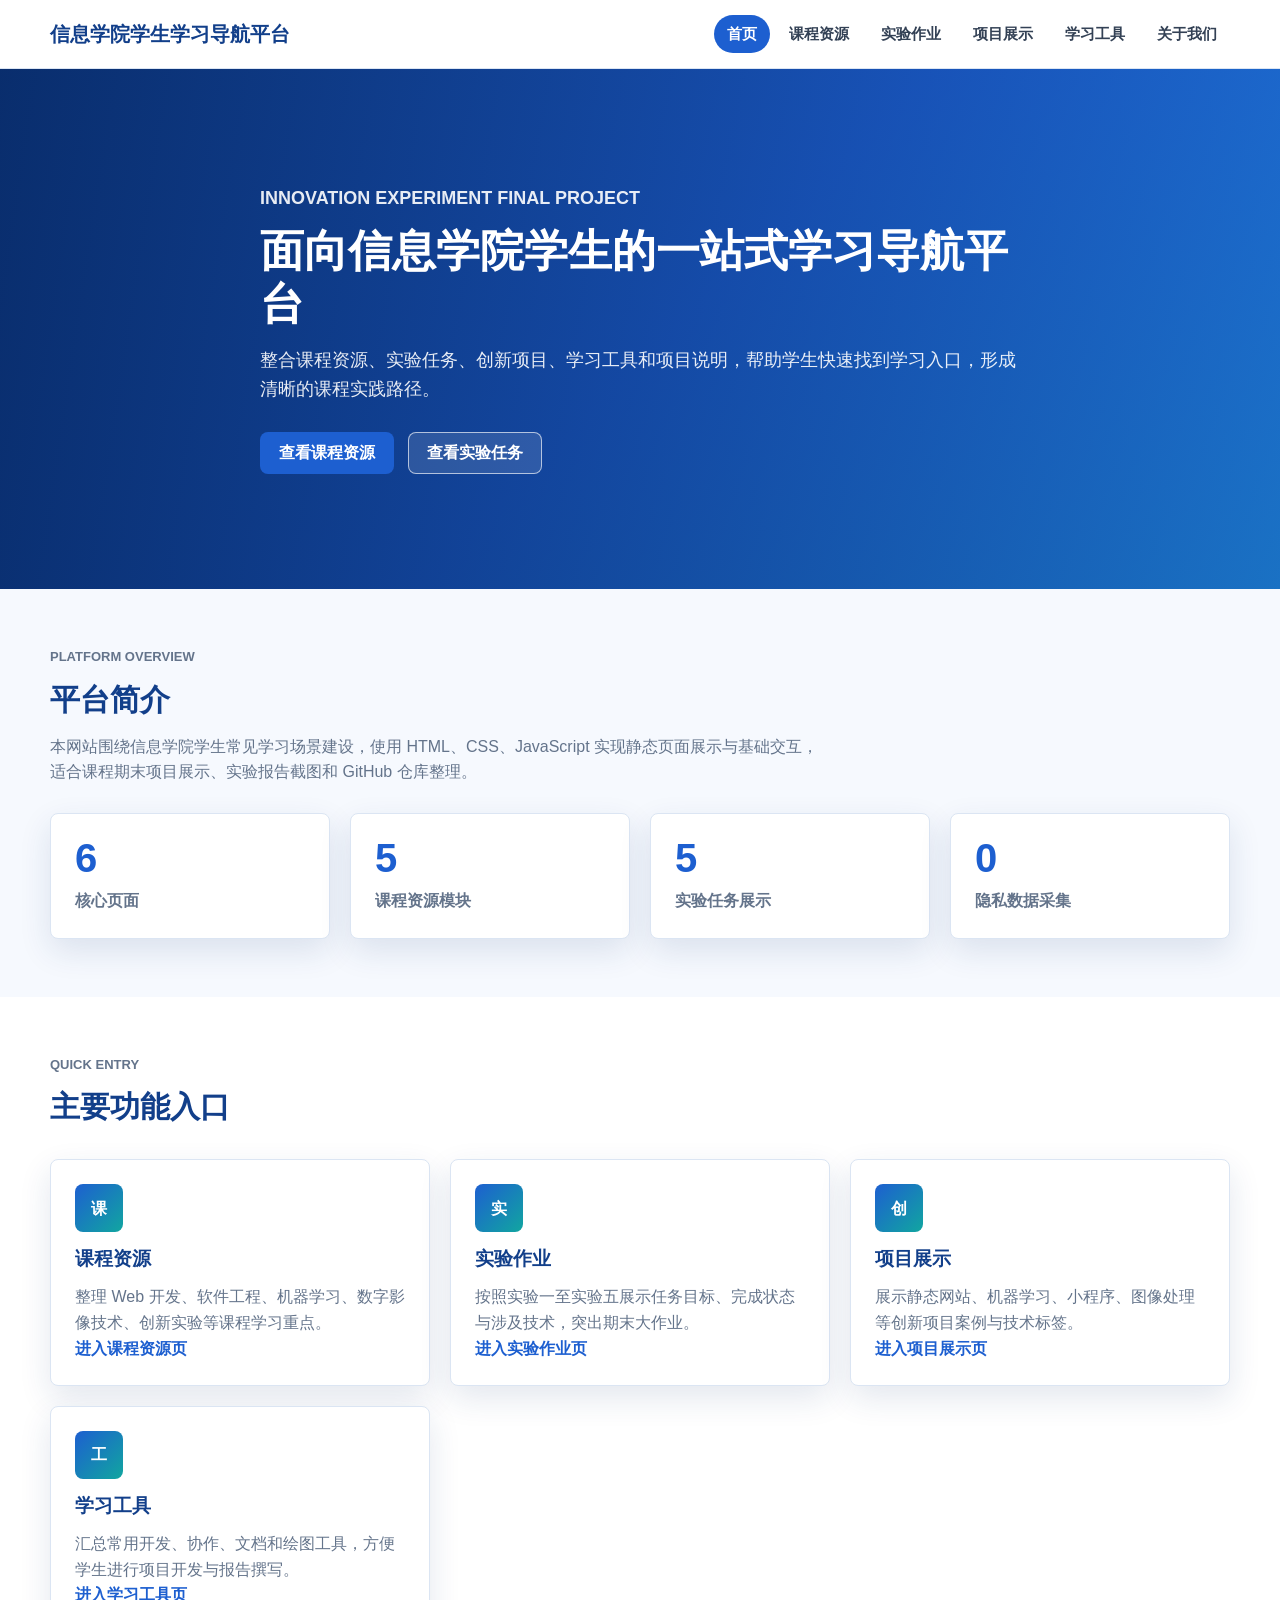
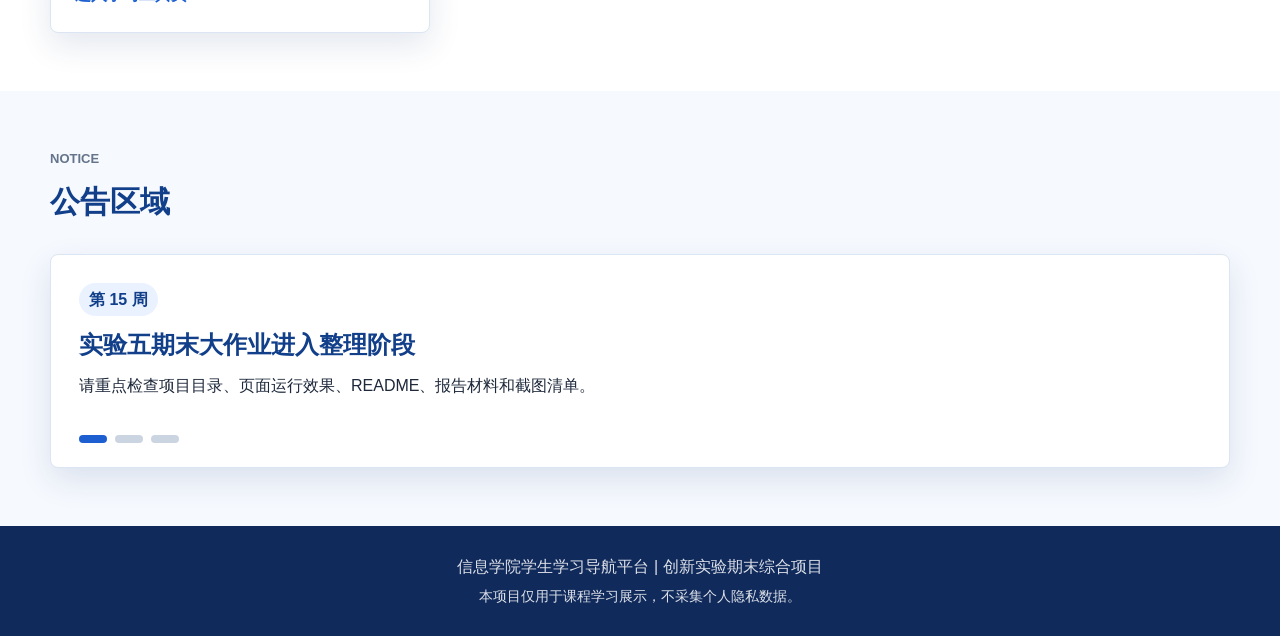
<file: index.html>
<!DOCTYPE html>
<html lang="zh-CN">
<head>
  <meta charset="UTF-8">
  <meta name="viewport" content="width=device-width, initial-scale=1.0">
  <title>信息学院学生学习导航平台</title>
  <link rel="stylesheet" href="css/style.css">
</head>
<body>
  <header class="site-header">
    <nav class="navbar">
      <a class="brand" href="index.html">信息学院学生学习导航平台</a>
      <button class="nav-toggle" type="button" aria-label="展开导航" aria-expanded="false">☰</button>
      <ul class="nav-menu">
        <li><a href="index.html">首页</a></li>
        <li><a href="pages/courses.html">课程资源</a></li>
        <li><a href="pages/experiments.html">实验作业</a></li>
        <li><a href="pages/projects.html">项目展示</a></li>
        <li><a href="pages/tools.html">学习工具</a></li>
        <li><a href="pages/about.html">关于我们</a></li>
      </ul>
    </nav>
  </header>

  <main>
    <section class="hero">
      <div class="hero-content fade-card">
        <p class="eyebrow">Innovation Experiment Final Project</p>
        <h1>面向信息学院学生的一站式学习导航平台</h1>
        <p>整合课程资源、实验任务、创新项目、学习工具和项目说明，帮助学生快速找到学习入口，形成清晰的课程实践路径。</p>
        <div class="hero-actions">
          <a class="btn btn-primary" href="pages/courses.html">查看课程资源</a>
          <a class="btn btn-secondary" href="pages/experiments.html">查看实验任务</a>
        </div>
      </div>
    </section>

    <section class="section">
      <div class="section-heading">
        <p class="eyebrow">Platform Overview</p>
        <h2>平台简介</h2>
        <p>本网站围绕信息学院学生常见学习场景建设，使用 HTML、CSS、JavaScript 实现静态页面展示与基础交互，适合课程期末项目展示、实验报告截图和 GitHub 仓库整理。</p>
      </div>
      <div class="stats-grid">
        <article class="stat-card fade-card">
          <strong>6</strong>
          <span>核心页面</span>
        </article>
        <article class="stat-card fade-card">
          <strong>5</strong>
          <span>课程资源模块</span>
        </article>
        <article class="stat-card fade-card">
          <strong>5</strong>
          <span>实验任务展示</span>
        </article>
        <article class="stat-card fade-card">
          <strong>0</strong>
          <span>隐私数据采集</span>
        </article>
      </div>
    </section>

    <section class="section section-soft">
      <div class="section-heading">
        <p class="eyebrow">Quick Entry</p>
        <h2>主要功能入口</h2>
      </div>
      <div class="feature-grid">
        <article class="feature-card fade-card">
          <div class="feature-icon">课</div>
          <h3>课程资源</h3>
          <p>整理 Web 开发、软件工程、机器学习、数字影像技术、创新实验等课程学习重点。</p>
          <a class="text-link" href="pages/courses.html">进入课程资源页</a>
        </article>
        <article class="feature-card fade-card">
          <div class="feature-icon">实</div>
          <h3>实验作业</h3>
          <p>按照实验一至实验五展示任务目标、完成状态与涉及技术，突出期末大作业。</p>
          <a class="text-link" href="pages/experiments.html">进入实验作业页</a>
        </article>
        <article class="feature-card fade-card">
          <div class="feature-icon">创</div>
          <h3>项目展示</h3>
          <p>展示静态网站、机器学习、小程序、图像处理等创新项目案例与技术标签。</p>
          <a class="text-link" href="pages/projects.html">进入项目展示页</a>
        </article>
        <article class="feature-card fade-card">
          <div class="feature-icon">工</div>
          <h3>学习工具</h3>
          <p>汇总常用开发、协作、文档和绘图工具，方便学生进行项目开发与报告撰写。</p>
          <a class="text-link" href="pages/tools.html">进入学习工具页</a>
        </article>
      </div>
    </section>

    <section class="section">
      <div class="section-heading">
        <p class="eyebrow">Notice</p>
        <h2>公告区域</h2>
      </div>
      <div class="notice-board fade-card" data-notice-board>
        <div class="notice-list">
          <article class="notice-item active">
            <span class="notice-date">第 15 周</span>
            <h3>实验五期末大作业进入整理阶段</h3>
            <p>请重点检查项目目录、页面运行效果、README、报告材料和截图清单。</p>
          </article>
          <article class="notice-item">
            <span class="notice-date">第 16 周</span>
            <h3>建议完成 GitHub 仓库上传</h3>
            <p>上传前请确认代码可直接运行，提交记录清晰，仓库首页能展示完整文件结构。</p>
          </article>
          <article class="notice-item">
            <span class="notice-date">展示准备</span>
            <h3>报告截图需覆盖核心功能</h3>
            <p>首页、课程页、实验页、项目页、工具页、关于页和 JavaScript 交互效果都建议截图。</p>
          </article>
        </div>
        <div class="notice-controls" aria-label="公告切换">
          <button class="notice-dot active" type="button" aria-label="查看公告 1"></button>
          <button class="notice-dot" type="button" aria-label="查看公告 2"></button>
          <button class="notice-dot" type="button" aria-label="查看公告 3"></button>
        </div>
      </div>
    </section>
  </main>

  <button class="back-to-top" type="button" aria-label="返回顶部">↑</button>

  <footer class="site-footer">
    <p>信息学院学生学习导航平台 | 创新实验期末综合项目</p>
    <p>本项目仅用于课程学习展示，不采集个人隐私数据。</p>
  </footer>

  <script src="js/main.js"></script>
</body>
</html>

<!-- �Խܸ�����ҳ�������������ҳ�Ų���ȷ�� -->
</file>
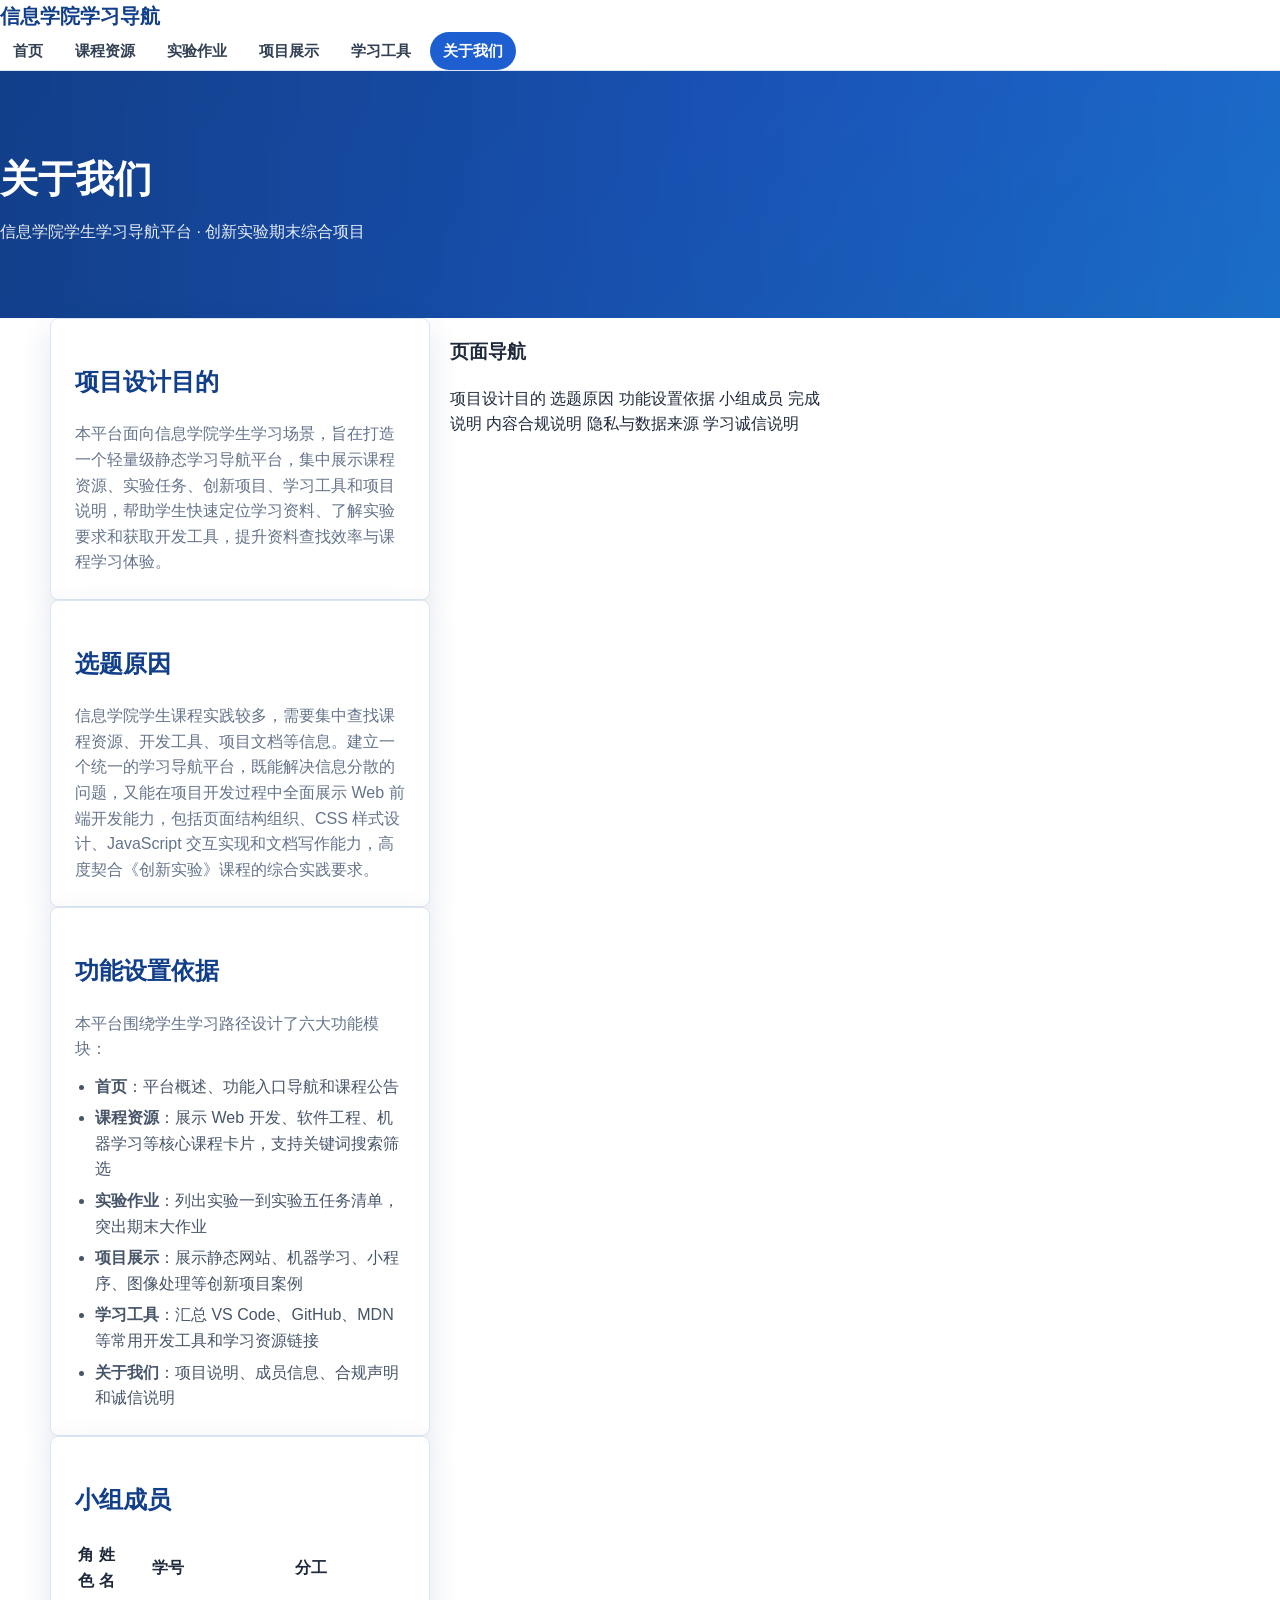
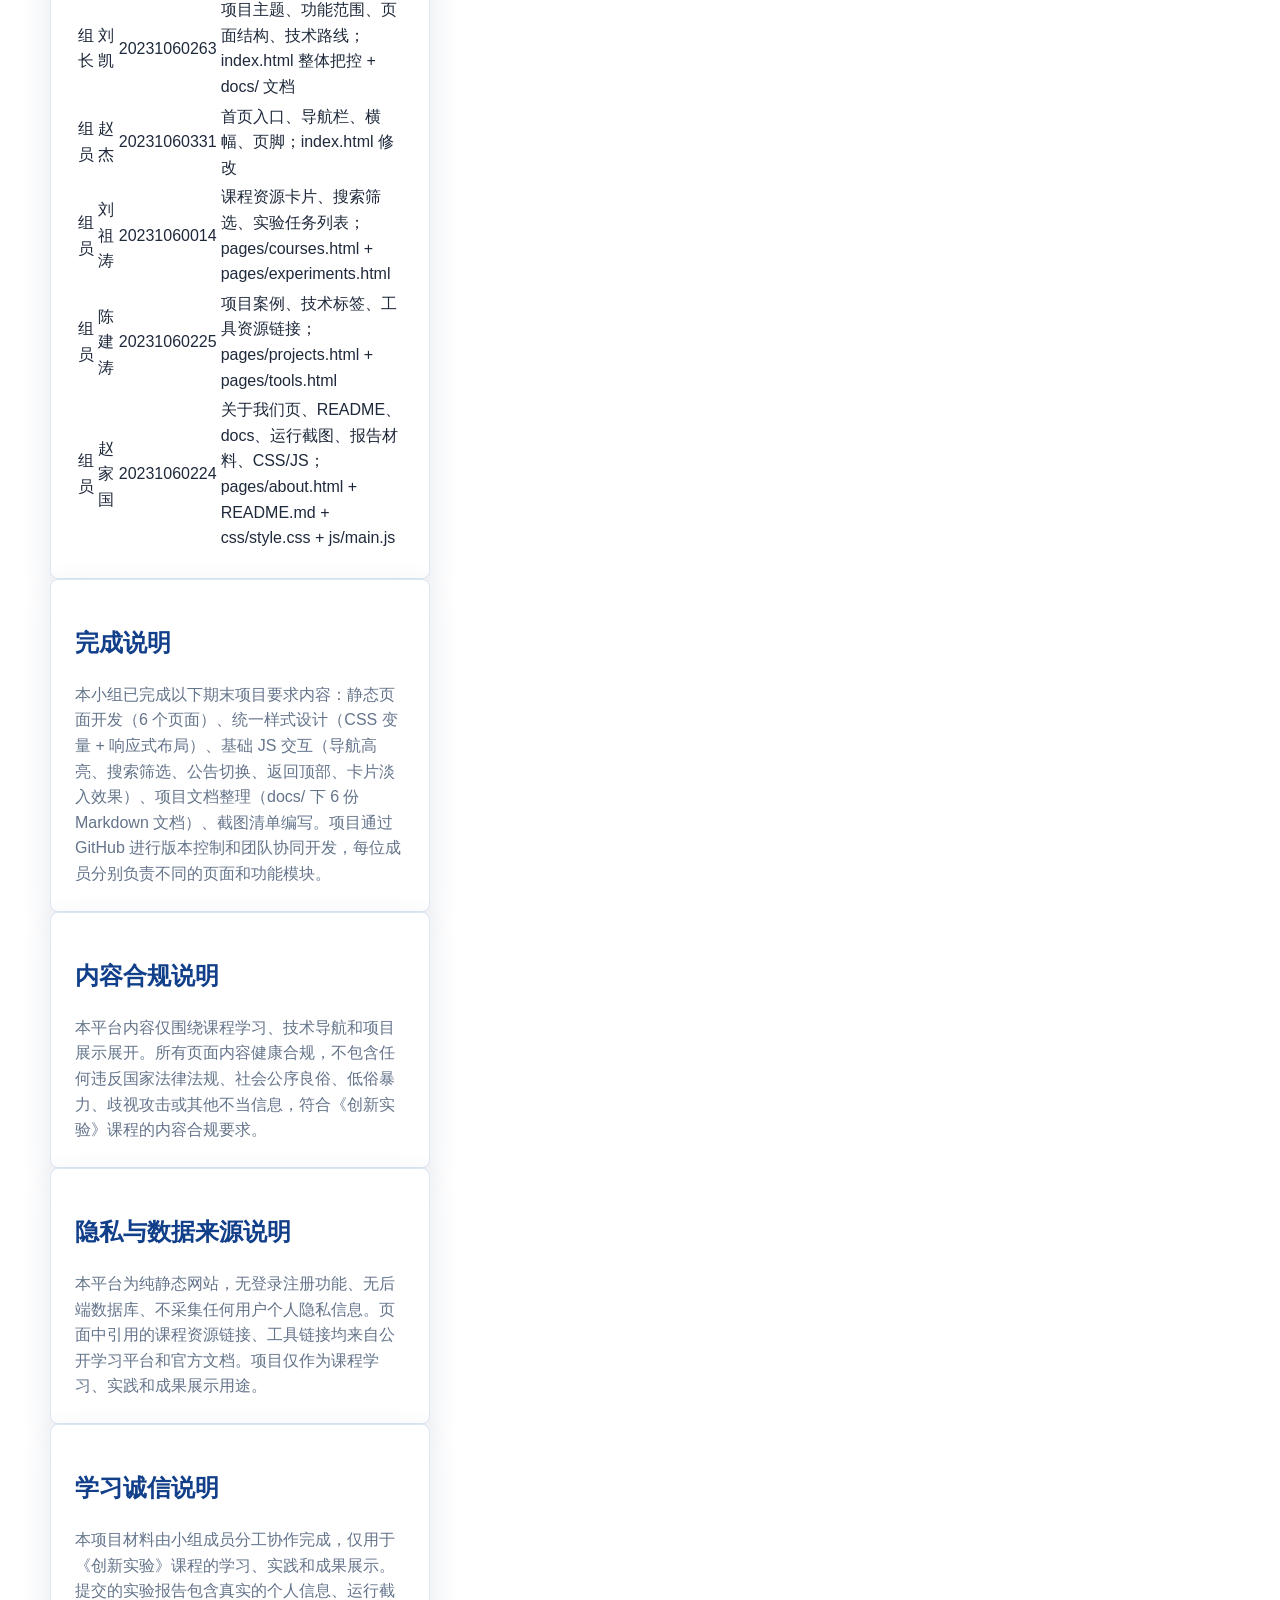
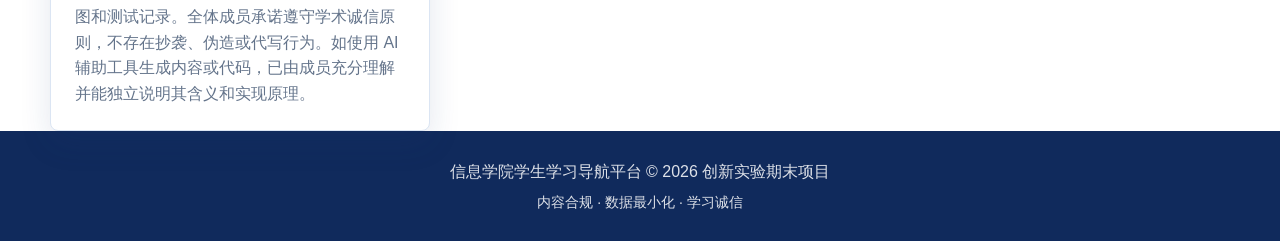
<file: pages/about.html>
<!DOCTYPE html>
<html lang="zh-CN">
<head>
    <meta charset="UTF-8">
    <meta name="viewport" content="width=device-width, initial-scale=1.0">
    <title>关于我们 - 信息学院学生学习导航平台</title>
    <link rel="stylesheet" href="../css/style.css">
</head>
<body>
    <!-- 导航栏 -->
    <header class="site-header">
        <div class="nav-container">
            <a href="../index.html" class="brand">信息学院学习导航</a>
            <nav class="nav-menu">
                <a href="../index.html">首页</a>
                <a href="courses.html">课程资源</a>
                <a href="experiments.html">实验作业</a>
                <a href="projects.html">项目展示</a>
                <a href="tools.html">学习工具</a>
                <a href="about.html" class="active">关于我们</a>
            </nav>
            <button class="nav-toggle" aria-label="菜单">☰</button>
        </div>
    </header>

    <main>
        <!-- Hero区域 -->
        <section class="page-hero">
            <h1>关于我们</h1>
            <p>信息学院学生学习导航平台 · 创新实验期末综合项目</p>
        </section>

        <!-- 项目概述 -->
        <section class="section-soft">
            <div class="about-layout">
                <!-- 左侧主要内容 -->
                <div class="about-main">
                    <div class="detail-card" id="purpose">
                        <h2>项目设计目的</h2>
                        <p>本平台面向信息学院学生学习场景，旨在打造一个轻量级静态学习导航平台，集中展示课程资源、实验任务、创新项目、学习工具和项目说明，帮助学生快速定位学习资料、了解实验要求和获取开发工具，提升资料查找效率与课程学习体验。</p>
                    </div>

                    <div class="detail-card" id="reason">
                        <h2>选题原因</h2>
                        <p>信息学院学生课程实践较多，需要集中查找课程资源、开发工具、项目文档等信息。建立一个统一的学习导航平台，既能解决信息分散的问题，又能在项目开发过程中全面展示 Web 前端开发能力，包括页面结构组织、CSS 样式设计、JavaScript 交互实现和文档写作能力，高度契合《创新实验》课程的综合实践要求。</p>
                    </div>

                    <div class="detail-card" id="features">
                        <h2>功能设置依据</h2>
                        <p>本平台围绕学生学习路径设计了六大功能模块：</p>
                        <ul>
                            <li><strong>首页</strong>：平台概述、功能入口导航和课程公告</li>
                            <li><strong>课程资源</strong>：展示 Web 开发、软件工程、机器学习等核心课程卡片，支持关键词搜索筛选</li>
                            <li><strong>实验作业</strong>：列出实验一到实验五任务清单，突出期末大作业</li>
                            <li><strong>项目展示</strong>：展示静态网站、机器学习、小程序、图像处理等创新项目案例</li>
                            <li><strong>学习工具</strong>：汇总 VS Code、GitHub、MDN 等常用开发工具和学习资源链接</li>
                            <li><strong>关于我们</strong>：项目说明、成员信息、合规声明和诚信说明</li>
                        </ul>
                    </div>

                    <!-- ⭐ 成员信息（赵家国已修改为真实信息） -->
                    <div class="detail-card" id="members">
                        <h2>小组成员</h2>
                        <table class="member-table">
                            <thead>
                                <tr>
                                    <th>角色</th>
                                    <th>姓名</th>
                                    <th>学号</th>
                                    <th>分工</th>
                                </tr>
                            </thead>
                            <tbody>
                                <tr>
                                    <td><span class="role-badge leader">组长</span></td>
                                    <td>刘凯</td>
                                    <td>20231060263</td>
                                    <td>项目主题、功能范围、页面结构、技术路线；index.html 整体把控 + docs/ 文档</td>
                                </tr>
                                <tr>
                                    <td><span class="role-badge member">组员</span></td>
                                    <td>赵杰</td>
                                    <td>20231060331</td>
                                    <td>首页入口、导航栏、横幅、页脚；index.html 修改</td>
                                </tr>
                                <tr>
                                    <td><span class="role-badge member">组员</span></td>
                                    <td>刘祖涛</td>
                                    <td>20231060014</td>
                                    <td>课程资源卡片、搜索筛选、实验任务列表；pages/courses.html + pages/experiments.html</td>
                                </tr>
                                <tr>
                                    <td><span class="role-badge member">组员</span></td>
                                    <td>陈建涛</td>
                                    <td>20231060225</td>
                                    <td>项目案例、技术标签、工具资源链接；pages/projects.html + pages/tools.html</td>
                                </tr>
                                <tr>
                                    <td><span class="role-badge member">组员</span></td>
                                    <td>赵家国</td>
                                    <td>20231060224</td>
                                    <td>关于我们页、README、docs、运行截图、报告材料、CSS/JS；pages/about.html + README.md + css/style.css + js/main.js</td>
                                </tr>
                            </tbody>
                        </table>
                    </div>

                    <div class="detail-card" id="completion">
                        <h2>完成说明</h2>
                        <p>本小组已完成以下期末项目要求内容：静态页面开发（6 个页面）、统一样式设计（CSS 变量 + 响应式布局）、基础 JS 交互（导航高亮、搜索筛选、公告切换、返回顶部、卡片淡入效果）、项目文档整理（docs/ 下 6 份 Markdown 文档）、截图清单编写。项目通过 GitHub 进行版本控制和团队协同开发，每位成员分别负责不同的页面和功能模块。</p>
                    </div>

                    <!-- 合规与诚信说明 -->
                    <div class="detail-card" id="compliance">
                        <h2>内容合规说明</h2>
                        <p>本平台内容仅围绕课程学习、技术导航和项目展示展开。所有页面内容健康合规，不包含任何违反国家法律法规、社会公序良俗、低俗暴力、歧视攻击或其他不当信息，符合《创新实验》课程的内容合规要求。</p>
                    </div>

                    <div class="detail-card" id="privacy">
                        <h2>隐私与数据来源说明</h2>
                        <p>本平台为纯静态网站，无登录注册功能、无后端数据库、不采集任何用户个人隐私信息。页面中引用的课程资源链接、工具链接均来自公开学习平台和官方文档。项目仅作为课程学习、实践和成果展示用途。</p>
                    </div>

                    <div class="detail-card" id="integrity">
                        <h2>学习诚信说明</h2>
                        <p>本项目材料由小组成员分工协作完成，仅用于《创新实验》课程的学习、实践和成果展示。提交的实验报告包含真实的个人信息、运行截图和测试记录。全体成员承诺遵守学术诚信原则，不存在抄袭、伪造或代写行为。如使用 AI 辅助工具生成内容或代码，已由成员充分理解并能独立说明其含义和实现原理。</p>
                    </div>
                </div>

                <!-- 右侧导航 -->
                <aside class="about-sidebar">
                    <nav class="sidebar-nav">
                        <h3>页面导航</h3>
                        <a href="#purpose">项目设计目的</a>
                        <a href="#reason">选题原因</a>
                        <a href="#features">功能设置依据</a>
                        <a href="#members">小组成员</a>
                        <a href="#completion">完成说明</a>
                        <a href="#compliance">内容合规说明</a>
                        <a href="#privacy">隐私与数据来源</a>
                        <a href="#integrity">学习诚信说明</a>
                    </nav>
                </aside>
            </div>
        </section>
    </main>

    <!-- 页脚 -->
    <footer class="site-footer">
        <div class="footer-container">
            <p>信息学院学生学习导航平台 &copy; 2026 创新实验期末项目</p>
            <p>内容合规 · 数据最小化 · 学习诚信</p>
        </div>
    </footer>

    <script src="../js/main.js"></script>
</body>
</html>

<!-- 赵家国负责：关于我们页面确认 -->
</file>
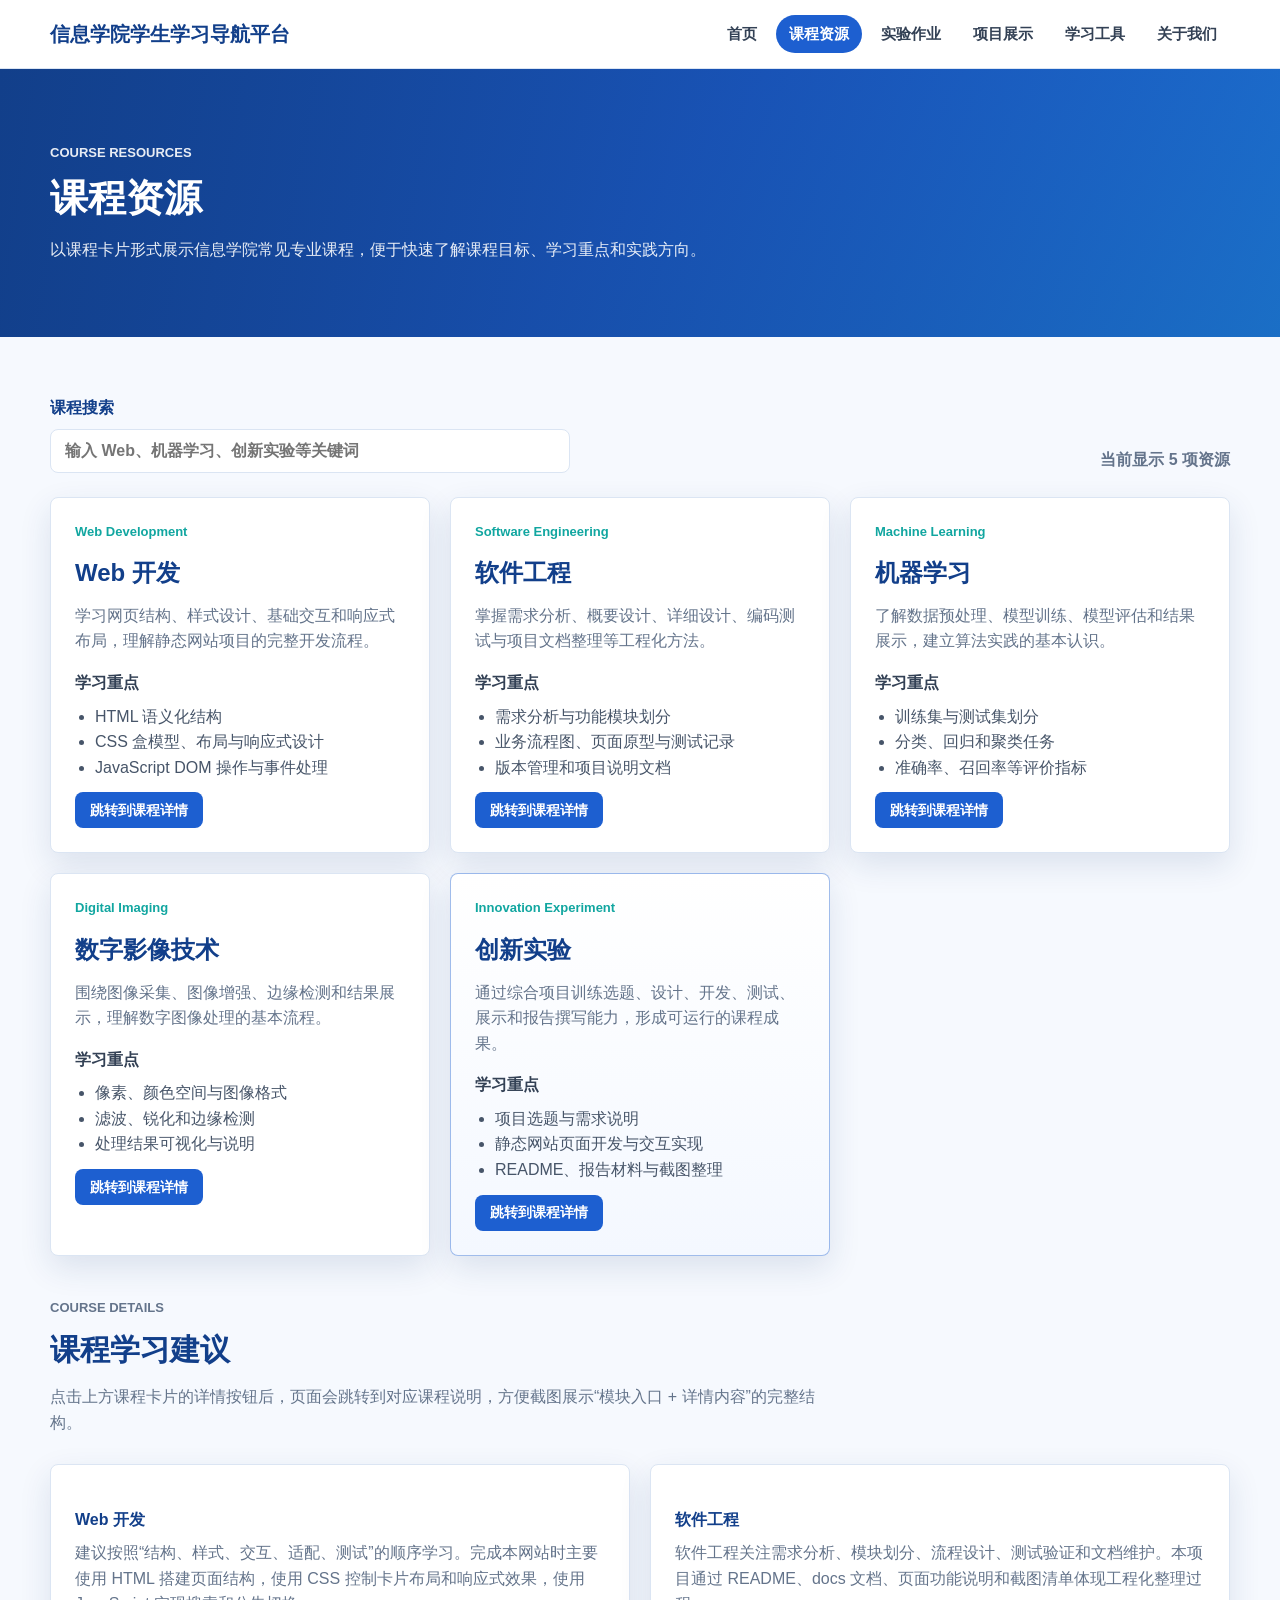
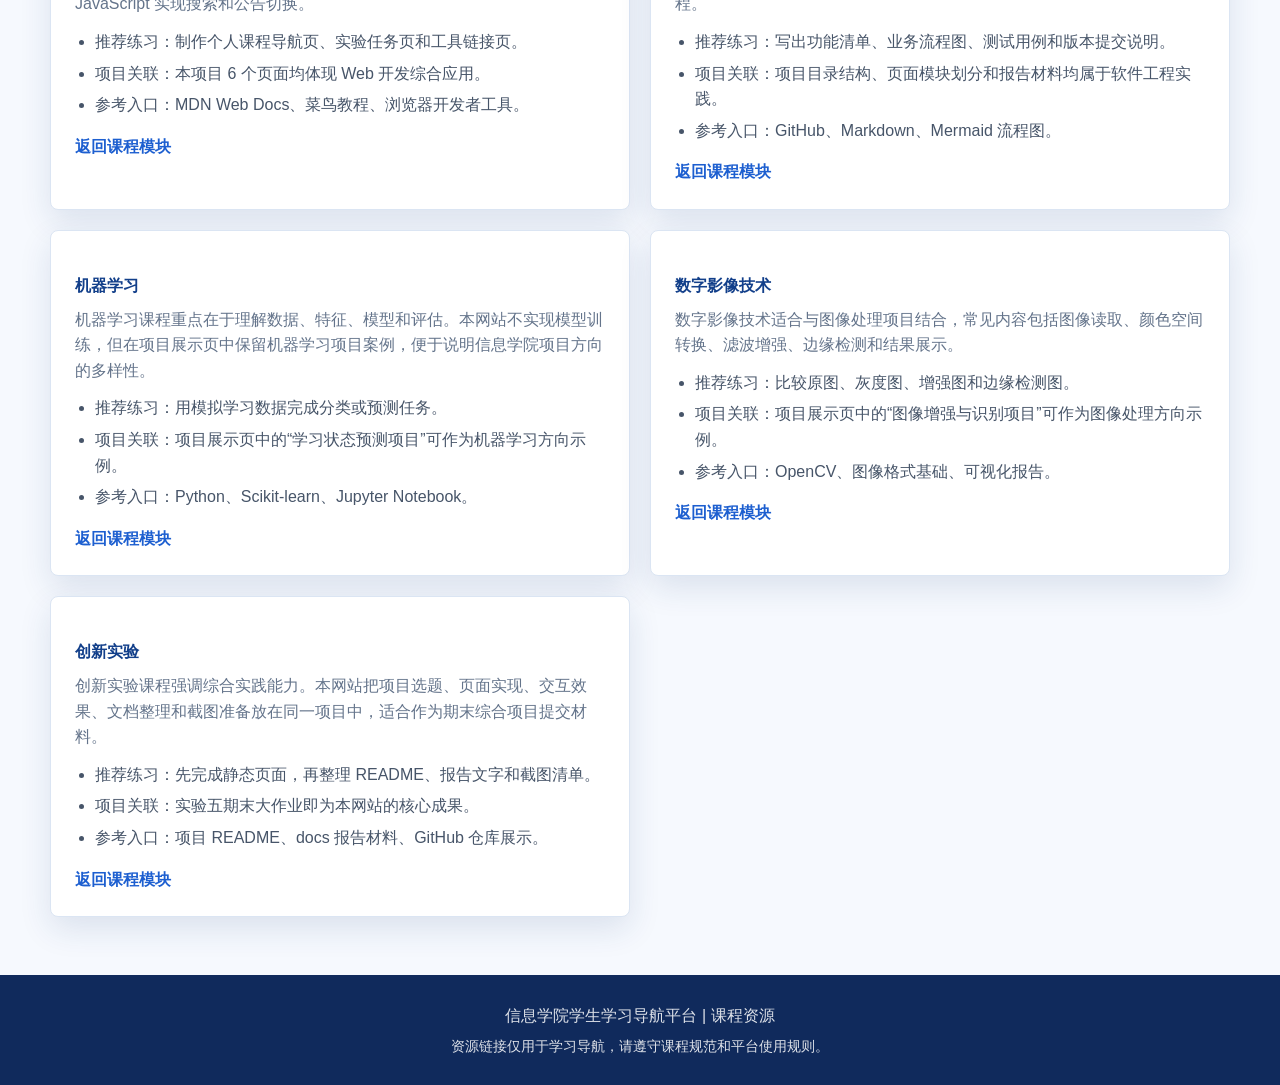
<file: pages/courses.html>
<!DOCTYPE html>
<html lang="zh-CN">
<head>
  <meta charset="UTF-8">
  <meta name="viewport" content="width=device-width, initial-scale=1.0">
  <title>课程资源 - 信息学院学生学习导航平台</title>
  <link rel="stylesheet" href="../css/style.css">
</head>
<body>
  <header class="site-header">
    <nav class="navbar">
      <a class="brand" href="../index.html">信息学院学生学习导航平台</a>
      <button class="nav-toggle" type="button" aria-label="展开导航" aria-expanded="false">☰</button>
      <ul class="nav-menu">
        <li><a href="../index.html">首页</a></li>
        <li><a href="courses.html">课程资源</a></li>
        <li><a href="experiments.html">实验作业</a></li>
        <li><a href="projects.html">项目展示</a></li>
        <li><a href="tools.html">学习工具</a></li>
        <li><a href="about.html">关于我们</a></li>
      </ul>
    </nav>
  </header>

  <main>
    <section class="page-hero">
      <div>
        <p class="eyebrow">Course Resources</p>
        <h1>课程资源</h1>
        <p>以课程卡片形式展示信息学院常见专业课程，便于快速了解课程目标、学习重点和实践方向。</p>
      </div>
    </section>

    <section class="section">
      <div class="toolbar">
        <label class="search-box">
          <span>课程搜索</span>
          <input type="search" data-search-input data-search-target=".resource-card" placeholder="输入 Web、机器学习、创新实验等关键词">
        </label>
        <p class="result-count" data-result-count data-orig="共 5 项资源">共 5 项资源</p>
      </div>

      <div class="card-grid" id="courses-overview">
        <article class="resource-card fade-card" data-keywords="web 开发 html css javascript 前端">
          <div class="card-topline">Web Development</div>
          <h2>Web 开发</h2>
          <p>学习网页结构、样式设计、基础交互和响应式布局，理解静态网站项目的完整开发流程。</p>
          <h3>学习重点</h3>
          <ul>
            <li>HTML 语义化结构</li>
            <li>CSS 盒模型、布局与响应式设计</li>
            <li>JavaScript DOM 操作与事件处理</li>
          </ul>
          <a class="btn btn-small" href="#course-web">跳转到课程详情</a>
        </article>

        <article class="resource-card fade-card" data-keywords="软件工程 需求分析 uml 测试 项目管理">
          <div class="card-topline">Software Engineering</div>
          <h2>软件工程</h2>
          <p>掌握需求分析、概要设计、详细设计、编码测试与项目文档整理等工程化方法。</p>
          <h3>学习重点</h3>
          <ul>
            <li>需求分析与功能模块划分</li>
            <li>业务流程图、页面原型与测试记录</li>
            <li>版本管理和项目说明文档</li>
          </ul>
          <a class="btn btn-small" href="#course-se">跳转到课程详情</a>
        </article>

        <article class="resource-card fade-card" data-keywords="机器学习 人工智能 python 模型 数据">
          <div class="card-topline">Machine Learning</div>
          <h2>机器学习</h2>
          <p>了解数据预处理、模型训练、模型评估和结果展示，建立算法实践的基本认识。</p>
          <h3>学习重点</h3>
          <ul>
            <li>训练集与测试集划分</li>
            <li>分类、回归和聚类任务</li>
            <li>准确率、召回率等评价指标</li>
          </ul>
          <a class="btn btn-small" href="#course-ml">跳转到课程详情</a>
        </article>

        <article class="resource-card fade-card" data-keywords="数字影像技术 图像处理 opencv 像素 滤波">
          <div class="card-topline">Digital Imaging</div>
          <h2>数字影像技术</h2>
          <p>围绕图像采集、图像增强、边缘检测和结果展示，理解数字图像处理的基本流程。</p>
          <h3>学习重点</h3>
          <ul>
            <li>像素、颜色空间与图像格式</li>
            <li>滤波、锐化和边缘检测</li>
            <li>处理结果可视化与说明</li>
          </ul>
          <a class="btn btn-small" href="#course-image">跳转到课程详情</a>
        </article>

        <article class="resource-card fade-card highlight-card" data-keywords="创新实验 期末 大作业 静态网站 项目">
          <div class="card-topline">Innovation Experiment</div>
          <h2>创新实验</h2>
          <p>通过综合项目训练选题、设计、开发、测试、展示和报告撰写能力，形成可运行的课程成果。</p>
          <h3>学习重点</h3>
          <ul>
            <li>项目选题与需求说明</li>
            <li>静态网站页面开发与交互实现</li>
            <li>README、报告材料与截图整理</li>
          </ul>
          <a class="btn btn-small" href="#course-innovation">跳转到课程详情</a>
        </article>
      </div>

      <div class="detail-section">
        <div class="section-heading compact-heading">
          <p class="eyebrow">Course Details</p>
          <h2>课程学习建议</h2>
          <p>点击上方课程卡片的详情按钮后，页面会跳转到对应课程说明，方便截图展示“模块入口 + 详情内容”的完整结构。</p>
        </div>

        <div class="detail-grid">
          <article class="detail-card fade-card" id="course-web">
            <h3>Web 开发</h3>
            <p>建议按照“结构、样式、交互、适配、测试”的顺序学习。完成本网站时主要使用 HTML 搭建页面结构，使用 CSS 控制卡片布局和响应式效果，使用 JavaScript 实现搜索和公告切换。</p>
            <ul>
              <li>推荐练习：制作个人课程导航页、实验任务页和工具链接页。</li>
              <li>项目关联：本项目 6 个页面均体现 Web 开发综合应用。</li>
              <li>参考入口：MDN Web Docs、菜鸟教程、浏览器开发者工具。</li>
            </ul>
            <a class="detail-back" href="#courses-overview">返回课程模块</a>
          </article>

          <article class="detail-card fade-card" id="course-se">
            <h3>软件工程</h3>
            <p>软件工程关注需求分析、模块划分、流程设计、测试验证和文档维护。本项目通过 README、docs 文档、页面功能说明和截图清单体现工程化整理过程。</p>
            <ul>
              <li>推荐练习：写出功能清单、业务流程图、测试用例和版本提交说明。</li>
              <li>项目关联：项目目录结构、页面模块划分和报告材料均属于软件工程实践。</li>
              <li>参考入口：GitHub、Markdown、Mermaid 流程图。</li>
            </ul>
            <a class="detail-back" href="#courses-overview">返回课程模块</a>
          </article>

          <article class="detail-card fade-card" id="course-ml">
            <h3>机器学习</h3>
            <p>机器学习课程重点在于理解数据、特征、模型和评估。本网站不实现模型训练，但在项目展示页中保留机器学习项目案例，便于说明信息学院项目方向的多样性。</p>
            <ul>
              <li>推荐练习：用模拟学习数据完成分类或预测任务。</li>
              <li>项目关联：项目展示页中的“学习状态预测项目”可作为机器学习方向示例。</li>
              <li>参考入口：Python、Scikit-learn、Jupyter Notebook。</li>
            </ul>
            <a class="detail-back" href="#courses-overview">返回课程模块</a>
          </article>

          <article class="detail-card fade-card" id="course-image">
            <h3>数字影像技术</h3>
            <p>数字影像技术适合与图像处理项目结合，常见内容包括图像读取、颜色空间转换、滤波增强、边缘检测和结果展示。</p>
            <ul>
              <li>推荐练习：比较原图、灰度图、增强图和边缘检测图。</li>
              <li>项目关联：项目展示页中的“图像增强与识别项目”可作为图像处理方向示例。</li>
              <li>参考入口：OpenCV、图像格式基础、可视化报告。</li>
            </ul>
            <a class="detail-back" href="#courses-overview">返回课程模块</a>
          </article>

          <article class="detail-card fade-card" id="course-innovation">
            <h3>创新实验</h3>
            <p>创新实验课程强调综合实践能力。本网站把项目选题、页面实现、交互效果、文档整理和截图准备放在同一项目中，适合作为期末综合项目提交材料。</p>
            <ul>
              <li>推荐练习：先完成静态页面，再整理 README、报告文字和截图清单。</li>
              <li>项目关联：实验五期末大作业即为本网站的核心成果。</li>
              <li>参考入口：项目 README、docs 报告材料、GitHub 仓库展示。</li>
            </ul>
            <a class="detail-back" href="#courses-overview">返回课程模块</a>
          </article>
        </div>
      </div>
    </section>
  </main>

  <button class="back-to-top" type="button" aria-label="返回顶部">↑</button>

  <footer class="site-footer">
    <p>信息学院学生学习导航平台 | 课程资源</p>
    <p>资源链接仅用于学习导航，请遵守课程规范和平台使用规则。</p>
  </footer>

  <!-- 刘祖涛负责：课程资源页面确认 -->
  <script src="../js/main.js"></script>
</body>
</html>
</file>
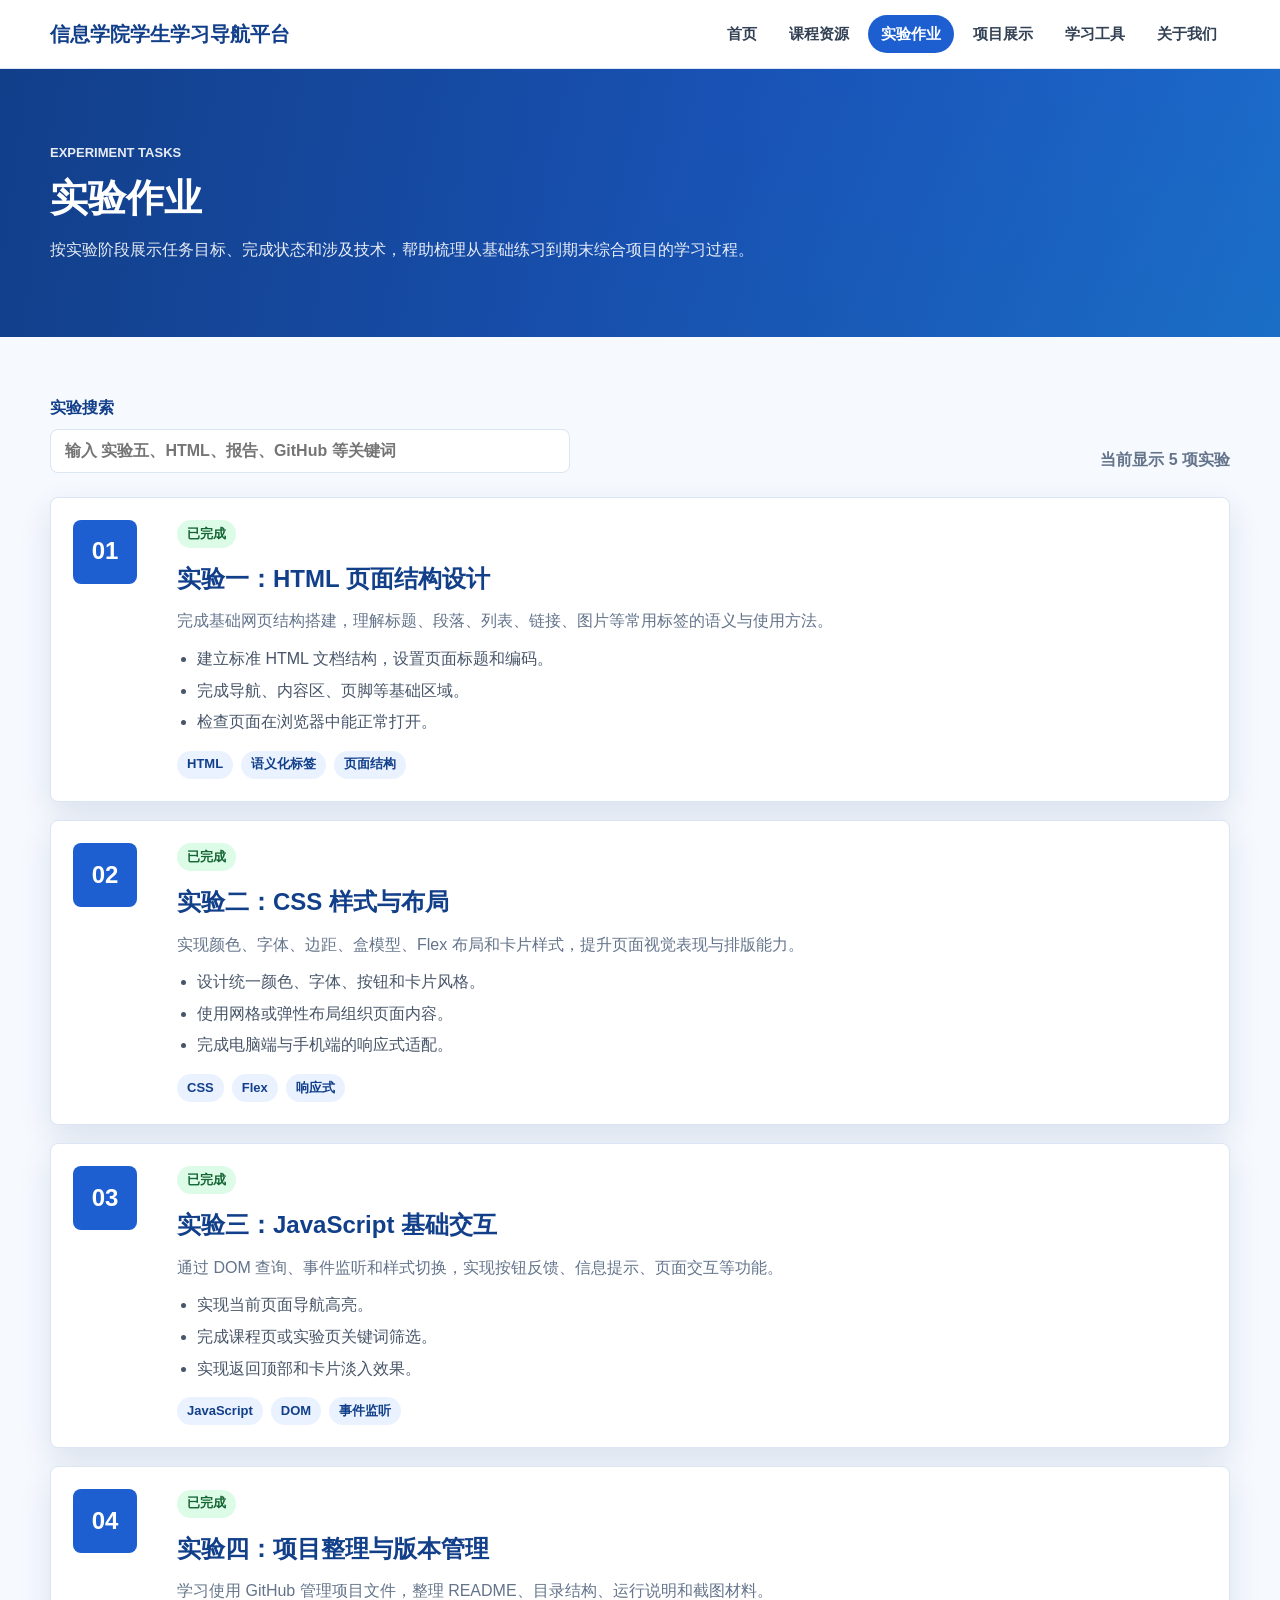
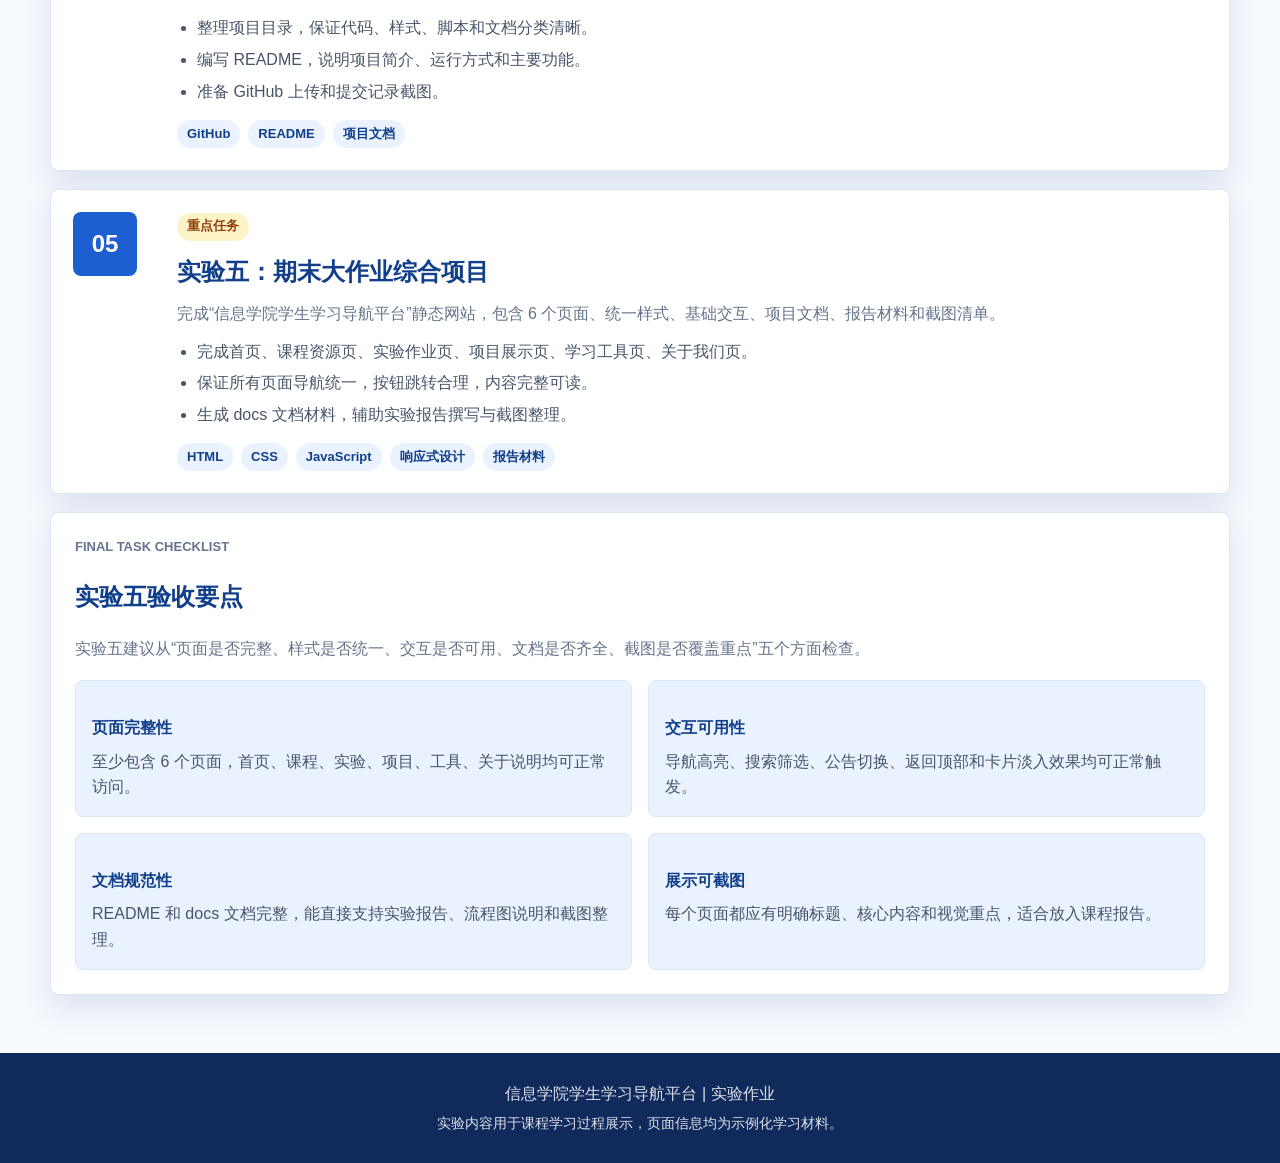
<file: pages/experiments.html>
<!DOCTYPE html>
<html lang="zh-CN">
<head>
  <meta charset="UTF-8">
  <meta name="viewport" content="width=device-width, initial-scale=1.0">
  <title>实验作业 - 信息学院学生学习导航平台</title>
  <link rel="stylesheet" href="../css/style.css">
</head>
<body>
  <header class="site-header">
    <nav class="navbar">
      <a class="brand" href="../index.html">信息学院学生学习导航平台</a>
      <button class="nav-toggle" type="button" aria-label="展开导航" aria-expanded="false">☰</button>
      <ul class="nav-menu">
        <li><a href="../index.html">首页</a></li>
        <li><a href="courses.html">课程资源</a></li>
        <li><a href="experiments.html">实验作业</a></li>
        <li><a href="projects.html">项目展示</a></li>
        <li><a href="tools.html">学习工具</a></li>
        <li><a href="about.html">关于我们</a></li>
      </ul>
    </nav>
  </header>

  <main>
    <section class="page-hero">
      <div>
        <p class="eyebrow">Experiment Tasks</p>
        <h1>实验作业</h1>
        <p>按实验阶段展示任务目标、完成状态和涉及技术，帮助梳理从基础练习到期末综合项目的学习过程。</p>
      </div>
    </section>

    <section class="section">
      <div class="toolbar">
        <label class="search-box">
          <span>实验搜索</span>
          <input type="search" data-search-input data-search-target=".experiment-card" placeholder="输入 实验五、HTML、报告、GitHub 等关键词">
        </label>
        <p class="result-count" data-result-count data-orig="共 5 项实验">共 5 项实验</p>
      </div>

      <div class="timeline-list">
        <article class="experiment-card fade-card" data-keywords="实验一 html 页面结构 基础 标签">
          <div class="experiment-index">01</div>
          <div class="experiment-content">
            <span class="status status-done">已完成</span>
            <h2>实验一：HTML 页面结构设计</h2>
            <p>完成基础网页结构搭建，理解标题、段落、列表、链接、图片等常用标签的语义与使用方法。</p>
            <ul class="task-points">
              <li>建立标准 HTML 文档结构，设置页面标题和编码。</li>
              <li>完成导航、内容区、页脚等基础区域。</li>
              <li>检查页面在浏览器中能正常打开。</li>
            </ul>
            <div class="tag-row">
              <span>HTML</span>
              <span>语义化标签</span>
              <span>页面结构</span>
            </div>
          </div>
        </article>

        <article class="experiment-card fade-card" data-keywords="实验二 css 样式 盒模型 布局">
          <div class="experiment-index">02</div>
          <div class="experiment-content">
            <span class="status status-done">已完成</span>
            <h2>实验二：CSS 样式与布局</h2>
            <p>实现颜色、字体、边距、盒模型、Flex 布局和卡片样式，提升页面视觉表现与排版能力。</p>
            <ul class="task-points">
              <li>设计统一颜色、字体、按钮和卡片风格。</li>
              <li>使用网格或弹性布局组织页面内容。</li>
              <li>完成电脑端与手机端的响应式适配。</li>
            </ul>
            <div class="tag-row">
              <span>CSS</span>
              <span>Flex</span>
              <span>响应式</span>
            </div>
          </div>
        </article>

        <article class="experiment-card fade-card" data-keywords="实验三 javascript dom 交互 事件">
          <div class="experiment-index">03</div>
          <div class="experiment-content">
            <span class="status status-done">已完成</span>
            <h2>实验三：JavaScript 基础交互</h2>
            <p>通过 DOM 查询、事件监听和样式切换，实现按钮反馈、信息提示、页面交互等功能。</p>
            <ul class="task-points">
              <li>实现当前页面导航高亮。</li>
              <li>完成课程页或实验页关键词筛选。</li>
              <li>实现返回顶部和卡片淡入效果。</li>
            </ul>
            <div class="tag-row">
              <span>JavaScript</span>
              <span>DOM</span>
              <span>事件监听</span>
            </div>
          </div>
        </article>

        <article class="experiment-card fade-card" data-keywords="实验四 github 文档 readme 项目整理">
          <div class="experiment-index">04</div>
          <div class="experiment-content">
            <span class="status status-done">已完成</span>
            <h2>实验四：项目整理与版本管理</h2>
            <p>学习使用 GitHub 管理项目文件，整理 README、目录结构、运行说明和截图材料。</p>
            <ul class="task-points">
              <li>整理项目目录，保证代码、样式、脚本和文档分类清晰。</li>
              <li>编写 README，说明项目简介、运行方式和主要功能。</li>
              <li>准备 GitHub 上传和提交记录截图。</li>
            </ul>
            <div class="tag-row">
              <span>GitHub</span>
              <span>README</span>
              <span>项目文档</span>
            </div>
          </div>
        </article>

        <article class="experiment-card fade-card highlight-card" data-keywords="实验五 期末 大作业 静态网站 综合项目 报告 截图">
          <div class="experiment-index">05</div>
          <div class="experiment-content">
            <span class="status status-focus">重点任务</span>
            <h2>实验五：期末大作业综合项目</h2>
            <p>完成“信息学院学生学习导航平台”静态网站，包含 6 个页面、统一样式、基础交互、项目文档、报告材料和截图清单。</p>
            <ul class="task-points">
              <li>完成首页、课程资源页、实验作业页、项目展示页、学习工具页、关于我们页。</li>
              <li>保证所有页面导航统一，按钮跳转合理，内容完整可读。</li>
              <li>生成 docs 文档材料，辅助实验报告撰写与截图整理。</li>
            </ul>
            <div class="tag-row">
              <span>HTML</span>
              <span>CSS</span>
              <span>JavaScript</span>
              <span>响应式设计</span>
              <span>报告材料</span>
            </div>
          </div>
        </article>
      </div>

      <div class="detail-section">
        <article class="detail-card fade-card">
          <p class="eyebrow">Final Task Checklist</p>
          <h2>实验五验收要点</h2>
          <p>实验五建议从“页面是否完整、样式是否统一、交互是否可用、文档是否齐全、截图是否覆盖重点”五个方面检查。</p>
          <div class="check-grid">
            <div>
              <h3>页面完整性</h3>
              <p>至少包含 6 个页面，首页、课程、实验、项目、工具、关于说明均可正常访问。</p>
            </div>
            <div>
              <h3>交互可用性</h3>
              <p>导航高亮、搜索筛选、公告切换、返回顶部和卡片淡入效果均可正常触发。</p>
            </div>
            <div>
              <h3>文档规范性</h3>
              <p>README 和 docs 文档完整，能直接支持实验报告、流程图说明和截图整理。</p>
            </div>
            <div>
              <h3>展示可截图</h3>
              <p>每个页面都应有明确标题、核心内容和视觉重点，适合放入课程报告。</p>
            </div>
          </div>
        </article>
      </div>
    </section>
  </main>

  <button class="back-to-top" type="button" aria-label="返回顶部">↑</button>

  <footer class="site-footer">
    <p>信息学院学生学习导航平台 | 实验作业</p>
    <p>实验内容用于课程学习过程展示，页面信息均为示例化学习材料。</p>
  </footer>

  <!-- 刘祖涛负责：实验作业页面确认 -->
  <script src="../js/main.js"></script>
</body>
</html>
</file>
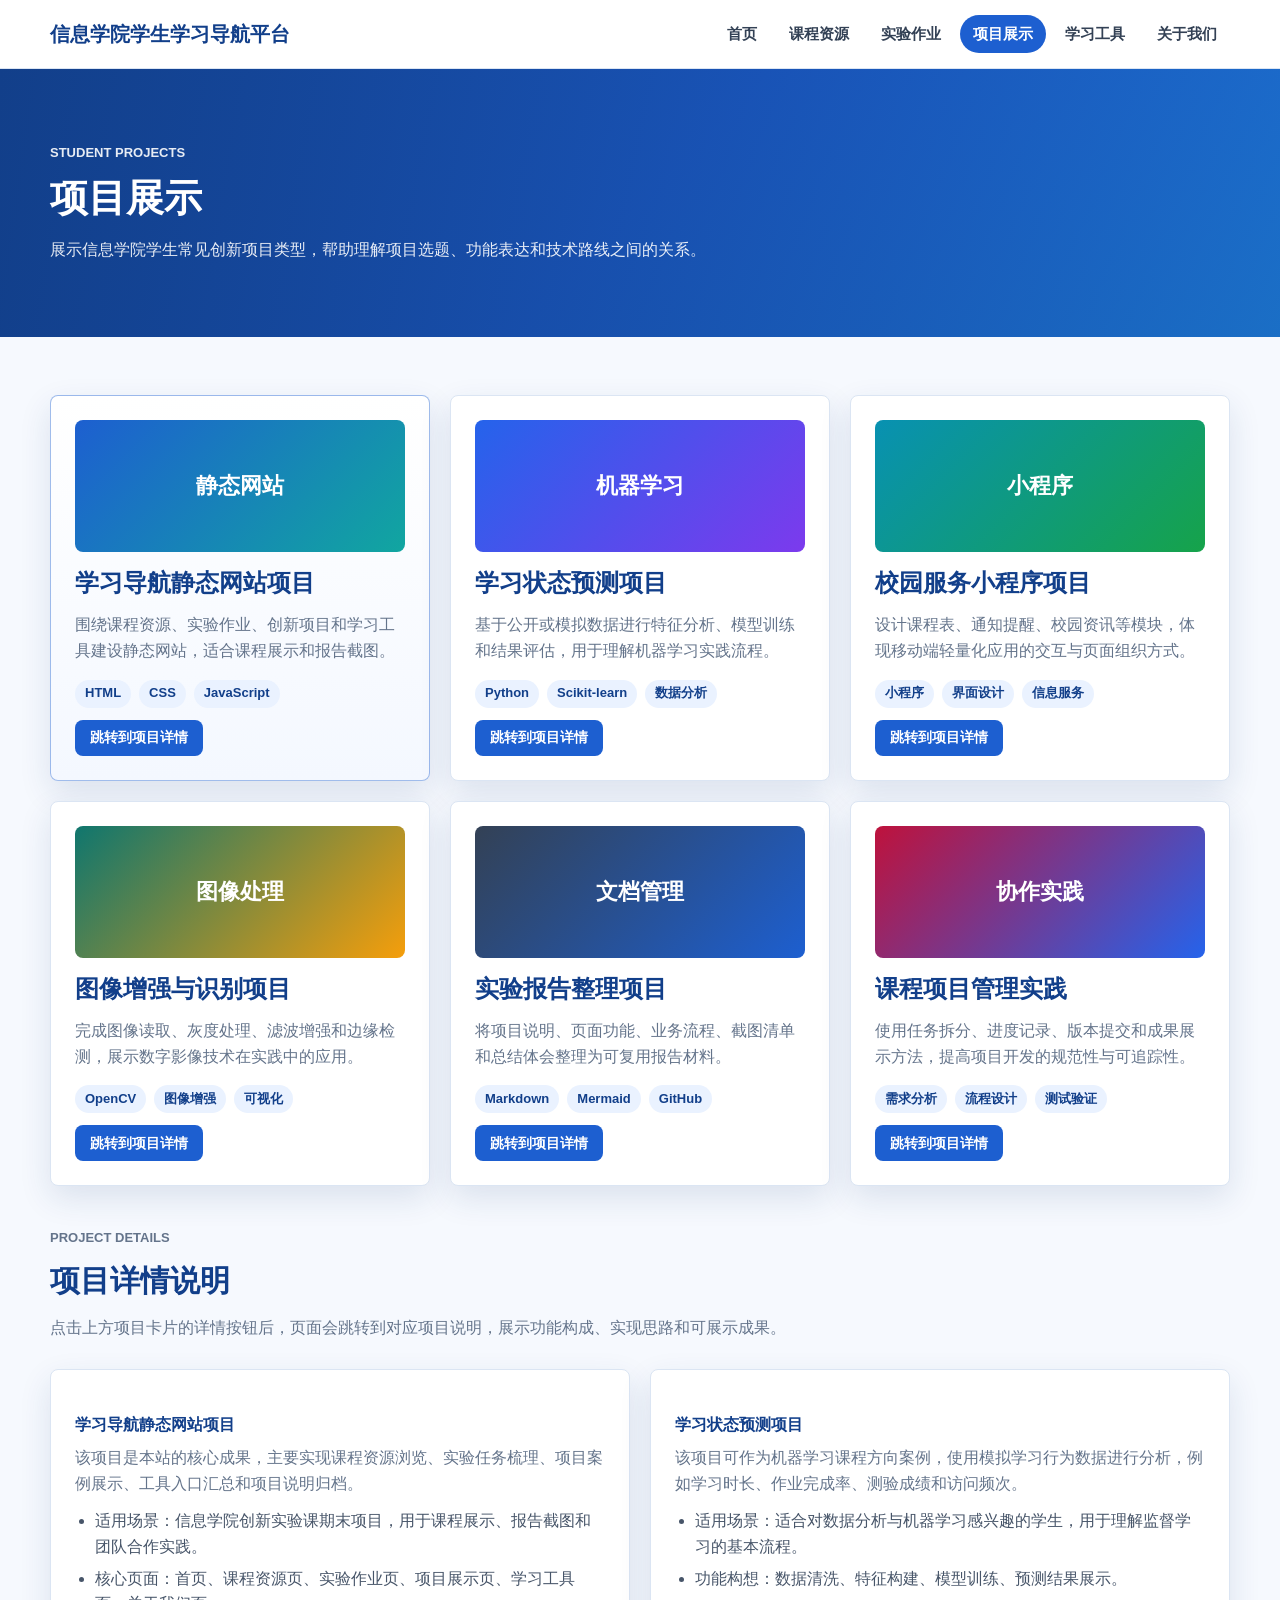
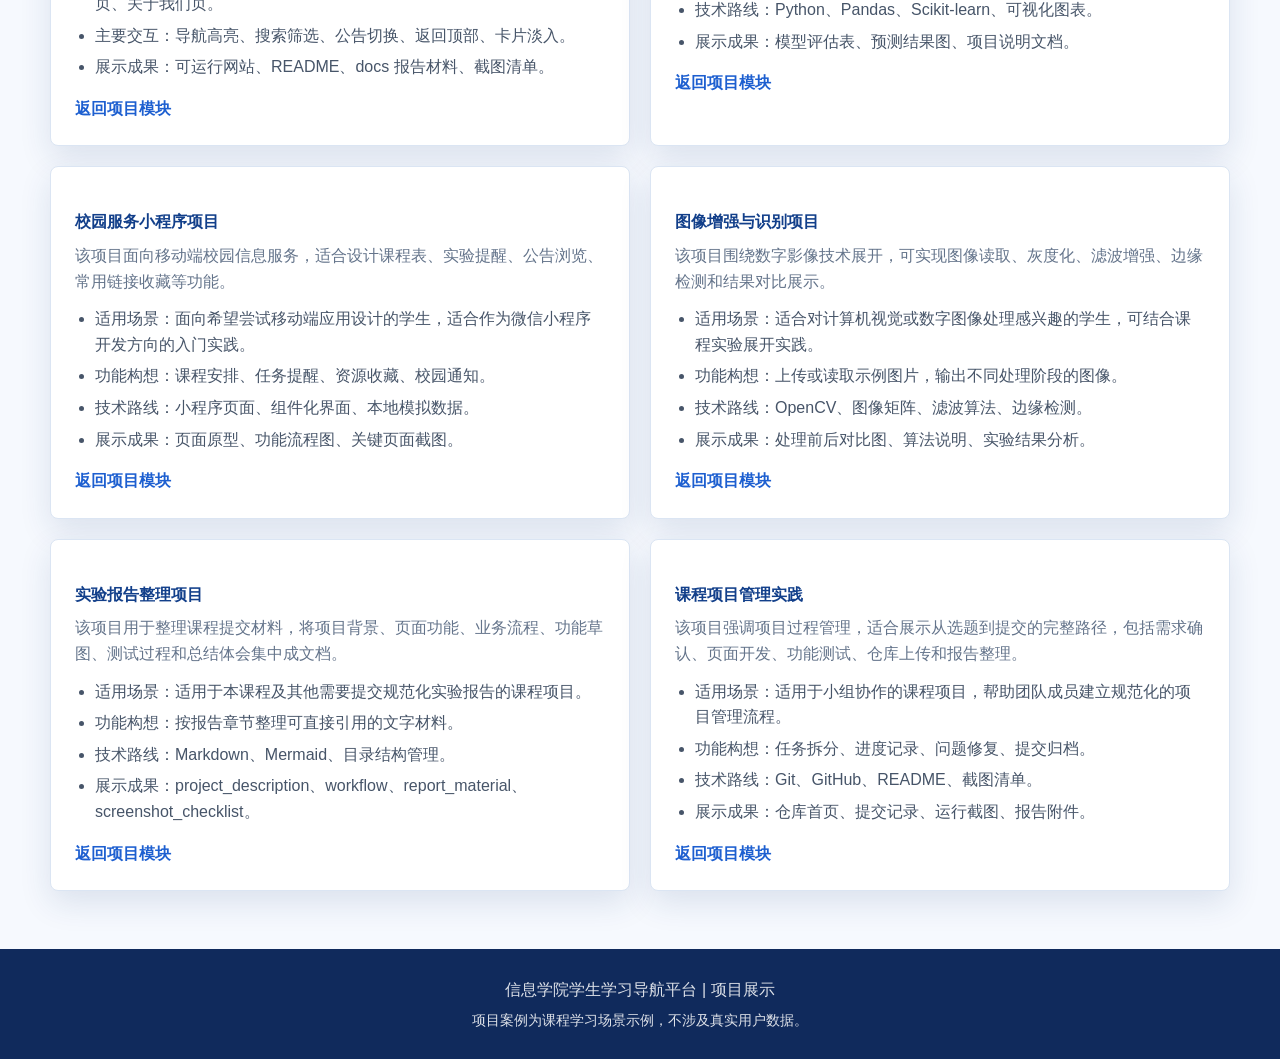
<file: pages/projects.html>
<!DOCTYPE html>
<html lang="zh-CN">
<head>
  <meta charset="UTF-8">
  <meta name="viewport" content="width=device-width, initial-scale=1.0">
  <title>项目展示 - 信息学院学生学习导航平台</title>
  <link rel="stylesheet" href="../css/style.css">
</head>
<body>
  <header class="site-header">
    <nav class="navbar">
      <a class="brand" href="../index.html">信息学院学生学习导航平台</a>
      <button class="nav-toggle" type="button" aria-label="展开导航" aria-expanded="false">☰</button>
      <ul class="nav-menu">
        <li><a href="../index.html">首页</a></li>
        <li><a href="courses.html">课程资源</a></li>
        <li><a href="experiments.html">实验作业</a></li>
        <li><a href="projects.html">项目展示</a></li>
        <li><a href="tools.html">学习工具</a></li>
        <li><a href="about.html">关于我们</a></li>
      </ul>
    </nav>
  </header>

  <main>
    <section class="page-hero">
      <div>
        <p class="eyebrow">Student Projects</p>
        <h1>项目展示</h1>
        <p>展示信息学院学生常见创新项目类型，帮助理解项目选题、功能表达和技术路线之间的关系。</p>
      </div>
    </section>

    <section class="section">
      <div class="card-grid" id="projects-overview">
        <article class="project-card fade-card highlight-card">
          <div class="project-cover cover-site">静态网站</div>
          <h2>学习导航静态网站项目</h2>
          <p>围绕课程资源、实验作业、创新项目和学习工具建设静态网站，适合课程展示和报告截图。</p>
          <div class="tag-row">
            <span>HTML</span>
            <span>CSS</span>
            <span>JavaScript</span>
          </div>
          <a class="btn btn-small" href="#project-static-site">跳转到项目详情</a>
        </article>

        <article class="project-card fade-card">
          <div class="project-cover cover-ml">机器学习</div>
          <h2>学习状态预测项目</h2>
          <p>基于公开或模拟数据进行特征分析、模型训练和结果评估，用于理解机器学习实践流程。</p>
          <div class="tag-row">
            <span>Python</span>
            <span>Scikit-learn</span>
            <span>数据分析</span>
          </div>
          <a class="btn btn-small" href="#project-ml">跳转到项目详情</a>
        </article>

        <article class="project-card fade-card">
          <div class="project-cover cover-mini">小程序</div>
          <h2>校园服务小程序项目</h2>
          <p>设计课程表、通知提醒、校园资讯等模块，体现移动端轻量化应用的交互与页面组织方式。</p>
          <div class="tag-row">
            <span>小程序</span>
            <span>界面设计</span>
            <span>信息服务</span>
          </div>
          <a class="btn btn-small" href="#project-mini">跳转到项目详情</a>
        </article>

        <article class="project-card fade-card">
          <div class="project-cover cover-image">图像处理</div>
          <h2>图像增强与识别项目</h2>
          <p>完成图像读取、灰度处理、滤波增强和边缘检测，展示数字影像技术在实践中的应用。</p>
          <div class="tag-row">
            <span>OpenCV</span>
            <span>图像增强</span>
            <span>可视化</span>
          </div>
          <a class="btn btn-small" href="#project-image">跳转到项目详情</a>
        </article>

        <article class="project-card fade-card">
          <div class="project-cover cover-doc">文档管理</div>
          <h2>实验报告整理项目</h2>
          <p>将项目说明、页面功能、业务流程、截图清单和总结体会整理为可复用报告材料。</p>
          <div class="tag-row">
            <span>Markdown</span>
            <span>Mermaid</span>
            <span>GitHub</span>
          </div>
          <a class="btn btn-small" href="#project-doc">跳转到项目详情</a>
        </article>

        <article class="project-card fade-card">
          <div class="project-cover cover-team">协作实践</div>
          <h2>课程项目管理实践</h2>
          <p>使用任务拆分、进度记录、版本提交和成果展示方法，提高项目开发的规范性与可追踪性。</p>
          <div class="tag-row">
            <span>需求分析</span>
            <span>流程设计</span>
            <span>测试验证</span>
          </div>
          <a class="btn btn-small" href="#project-manage">跳转到项目详情</a>
        </article>
      </div>

      <div class="detail-section">
        <div class="section-heading compact-heading">
          <p class="eyebrow">Project Details</p>
          <h2>项目详情说明</h2>
          <p>点击上方项目卡片的详情按钮后，页面会跳转到对应项目说明，展示功能构成、实现思路和可展示成果。</p>
        </div>

        <div class="detail-grid">
          <article class="detail-card fade-card" id="project-static-site">
            <h3>学习导航静态网站项目</h3>
            <p>该项目是本站的核心成果，主要实现课程资源浏览、实验任务梳理、项目案例展示、工具入口汇总和项目说明归档。</p>
            <ul>
              <li>适用场景：信息学院创新实验课期末项目，用于课程展示、报告截图和团队合作实践。</li>
              <li>核心页面：首页、课程资源页、实验作业页、项目展示页、学习工具页、关于我们页。</li>
              <li>主要交互：导航高亮、搜索筛选、公告切换、返回顶部、卡片淡入。</li>
              <li>展示成果：可运行网站、README、docs 报告材料、截图清单。</li>
            </ul>
            <a class="detail-back" href="#projects-overview">返回项目模块</a>
          </article>

          <article class="detail-card fade-card" id="project-ml">
            <h3>学习状态预测项目</h3>
            <p>该项目可作为机器学习课程方向案例，使用模拟学习行为数据进行分析，例如学习时长、作业完成率、测验成绩和访问频次。</p>
            <ul>
              <li>适用场景：适合对数据分析与机器学习感兴趣的学生，用于理解监督学习的基本流程。</li>
              <li>功能构想：数据清洗、特征构建、模型训练、预测结果展示。</li>
              <li>技术路线：Python、Pandas、Scikit-learn、可视化图表。</li>
              <li>展示成果：模型评估表、预测结果图、项目说明文档。</li>
            </ul>
            <a class="detail-back" href="#projects-overview">返回项目模块</a>
          </article>

          <article class="detail-card fade-card" id="project-mini">
            <h3>校园服务小程序项目</h3>
            <p>该项目面向移动端校园信息服务，适合设计课程表、实验提醒、公告浏览、常用链接收藏等功能。</p>
            <ul>
              <li>适用场景：面向希望尝试移动端应用设计的学生，适合作为微信小程序开发方向的入门实践。</li>
              <li>功能构想：课程安排、任务提醒、资源收藏、校园通知。</li>
              <li>技术路线：小程序页面、组件化界面、本地模拟数据。</li>
              <li>展示成果：页面原型、功能流程图、关键页面截图。</li>
            </ul>
            <a class="detail-back" href="#projects-overview">返回项目模块</a>
          </article>

          <article class="detail-card fade-card" id="project-image">
            <h3>图像增强与识别项目</h3>
            <p>该项目围绕数字影像技术展开，可实现图像读取、灰度化、滤波增强、边缘检测和结果对比展示。</p>
            <ul>
              <li>适用场景：适合对计算机视觉或数字图像处理感兴趣的学生，可结合课程实验展开实践。</li>
              <li>功能构想：上传或读取示例图片，输出不同处理阶段的图像。</li>
              <li>技术路线：OpenCV、图像矩阵、滤波算法、边缘检测。</li>
              <li>展示成果：处理前后对比图、算法说明、实验结果分析。</li>
            </ul>
            <a class="detail-back" href="#projects-overview">返回项目模块</a>
          </article>

          <article class="detail-card fade-card" id="project-doc">
            <h3>实验报告整理项目</h3>
            <p>该项目用于整理课程提交材料，将项目背景、页面功能、业务流程、功能草图、测试过程和总结体会集中成文档。</p>
            <ul>
              <li>适用场景：适用于本课程及其他需要提交规范化实验报告的课程项目。</li>
              <li>功能构想：按报告章节整理可直接引用的文字材料。</li>
              <li>技术路线：Markdown、Mermaid、目录结构管理。</li>
              <li>展示成果：project_description、workflow、report_material、screenshot_checklist。</li>
            </ul>
            <a class="detail-back" href="#projects-overview">返回项目模块</a>
          </article>

          <article class="detail-card fade-card" id="project-manage">
            <h3>课程项目管理实践</h3>
            <p>该项目强调项目过程管理，适合展示从选题到提交的完整路径，包括需求确认、页面开发、功能测试、仓库上传和报告整理。</p>
            <ul>
              <li>适用场景：适用于小组协作的课程项目，帮助团队成员建立规范化的项目管理流程。</li>
              <li>功能构想：任务拆分、进度记录、问题修复、提交归档。</li>
              <li>技术路线：Git、GitHub、README、截图清单。</li>
              <li>展示成果：仓库首页、提交记录、运行截图、报告附件。</li>
            </ul>
            <a class="detail-back" href="#projects-overview">返回项目模块</a>
          </article>
        </div>
      </div>
    </section>
  </main>

  <button class="back-to-top" type="button" aria-label="返回顶部">↑</button>

  <footer class="site-footer">
    <p>信息学院学生学习导航平台 | 项目展示</p>
    <p>项目案例为课程学习场景示例，不涉及真实用户数据。</p>
  </footer>

  <script src="../js/main.js"></script>
</body>
</html>

<!-- 陈建涛负责：项目展示页面确认 -->
</file>
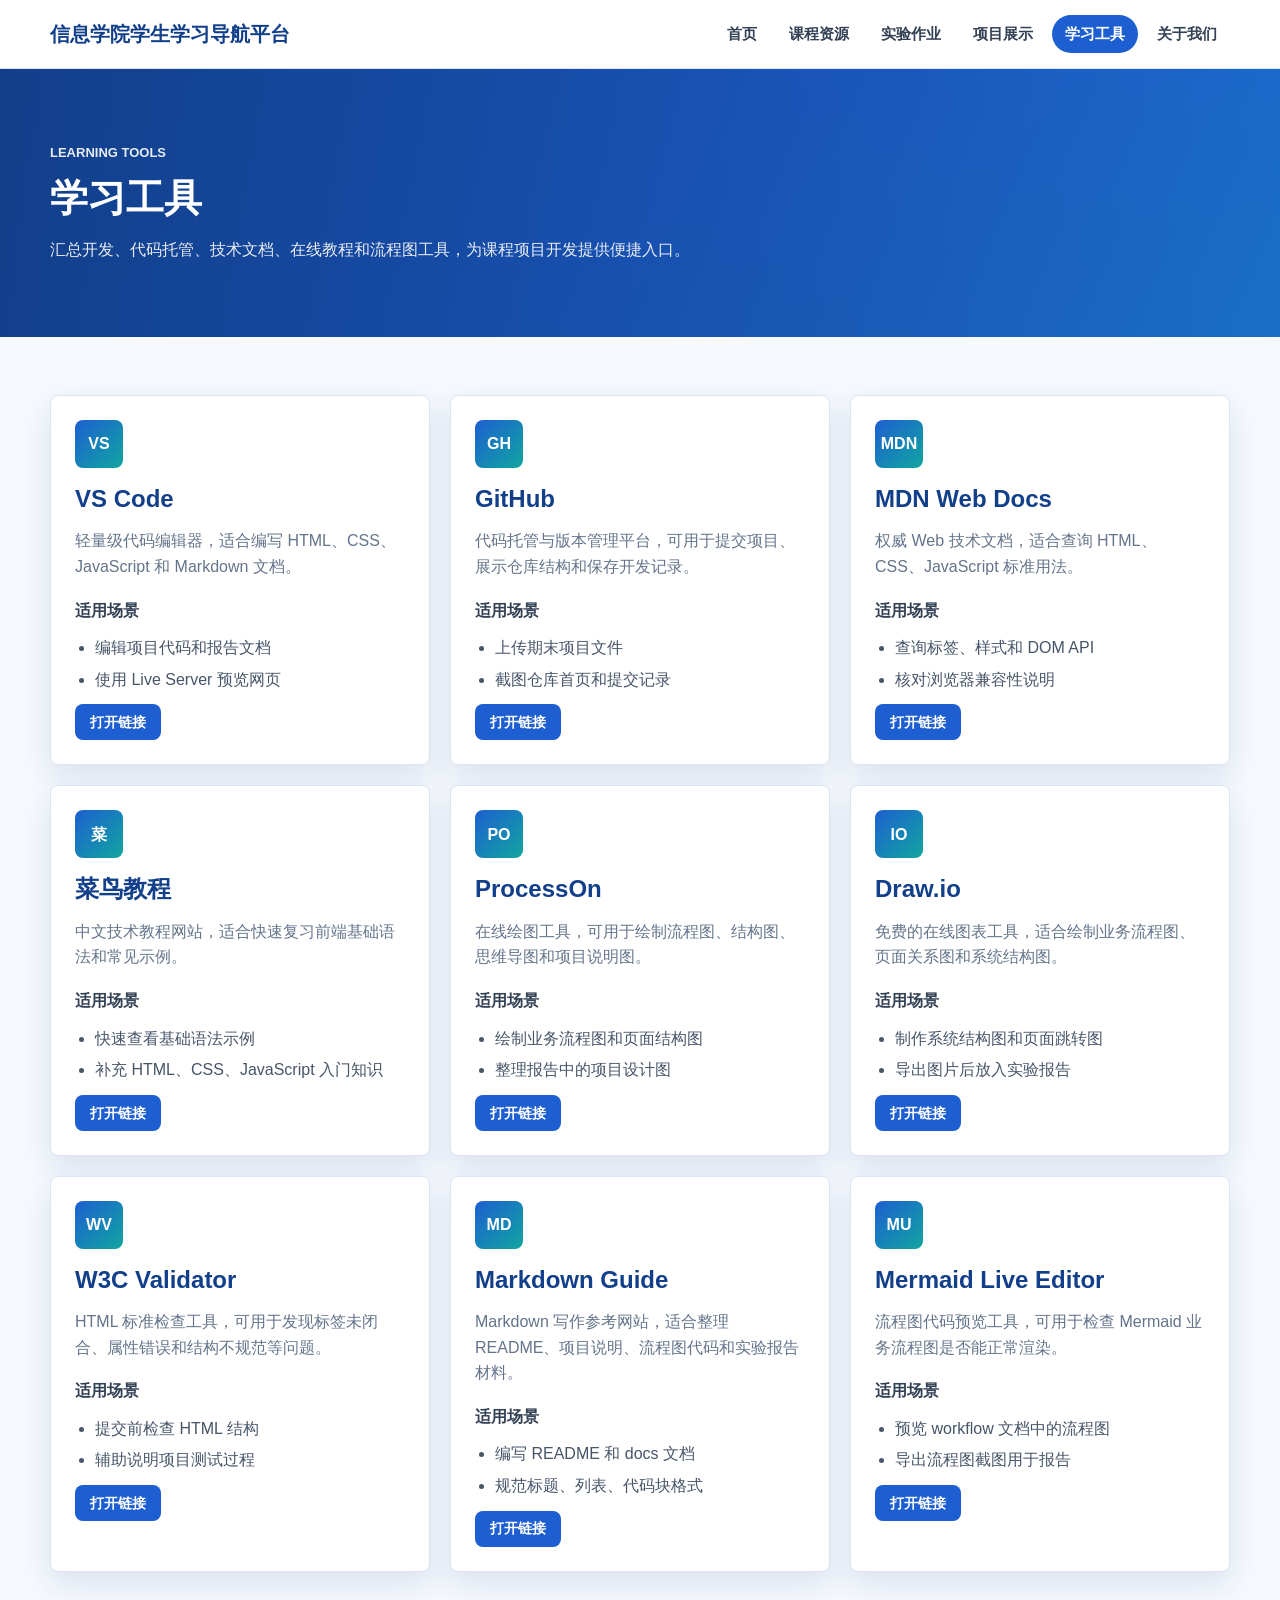
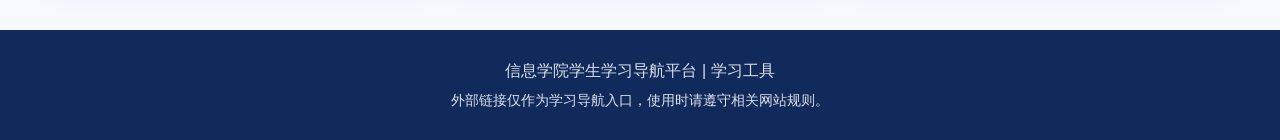
<file: pages/tools.html>
<!DOCTYPE html>
<html lang="zh-CN">
<head>
  <meta charset="UTF-8">
  <meta name="viewport" content="width=device-width, initial-scale=1.0">
  <title>学习工具 - 信息学院学生学习导航平台</title>
  <link rel="stylesheet" href="../css/style.css">
</head>
<body>
  <header class="site-header">
    <nav class="navbar">
      <a class="brand" href="../index.html">信息学院学生学习导航平台</a>
      <button class="nav-toggle" type="button" aria-label="展开导航" aria-expanded="false">☰</button>
      <ul class="nav-menu">
        <li><a href="../index.html">首页</a></li>
        <li><a href="courses.html">课程资源</a></li>
        <li><a href="experiments.html">实验作业</a></li>
        <li><a href="projects.html">项目展示</a></li>
        <li><a href="tools.html">学习工具</a></li>
        <li><a href="about.html">关于我们</a></li>
      </ul>
    </nav>
  </header>

  <main>
    <section class="page-hero">
      <div>
        <p class="eyebrow">Learning Tools</p>
        <h1>学习工具</h1>
        <p>汇总开发、代码托管、技术文档、在线教程和流程图工具，为课程项目开发提供便捷入口。</p>
      </div>
    </section>

    <section class="section">
      <div class="tool-grid">
        <article class="tool-card fade-card">
          <div class="tool-icon">VS</div>
          <h2>VS Code</h2>
          <p>轻量级代码编辑器，适合编写 HTML、CSS、JavaScript 和 Markdown 文档。</p>
          <h3>适用场景</h3>
          <ul class="tool-list">
            <li>编辑项目代码和报告文档</li>
            <li>使用 Live Server 预览网页</li>
          </ul>
          <a class="btn btn-small" href="https://code.visualstudio.com/" target="_blank" rel="noopener noreferrer">打开链接</a>
        </article>

        <article class="tool-card fade-card">
          <div class="tool-icon">GH</div>
          <h2>GitHub</h2>
          <p>代码托管与版本管理平台，可用于提交项目、展示仓库结构和保存开发记录。</p>
          <h3>适用场景</h3>
          <ul class="tool-list">
            <li>上传期末项目文件</li>
            <li>截图仓库首页和提交记录</li>
          </ul>
          <a class="btn btn-small" href="https://github.com/" target="_blank" rel="noopener noreferrer">打开链接</a>
        </article>

        <article class="tool-card fade-card">
          <div class="tool-icon">MDN</div>
          <h2>MDN Web Docs</h2>
          <p>权威 Web 技术文档，适合查询 HTML、CSS、JavaScript 标准用法。</p>
          <h3>适用场景</h3>
          <ul class="tool-list">
            <li>查询标签、样式和 DOM API</li>
            <li>核对浏览器兼容性说明</li>
          </ul>
          <a class="btn btn-small" href="https://developer.mozilla.org/zh-CN/" target="_blank" rel="noopener noreferrer">打开链接</a>
        </article>

        <article class="tool-card fade-card">
          <div class="tool-icon">菜</div>
          <h2>菜鸟教程</h2>
          <p>中文技术教程网站，适合快速复习前端基础语法和常见示例。</p>
          <h3>适用场景</h3>
          <ul class="tool-list">
            <li>快速查看基础语法示例</li>
            <li>补充 HTML、CSS、JavaScript 入门知识</li>
          </ul>
          <a class="btn btn-small" href="https://www.runoob.com/" target="_blank" rel="noopener noreferrer">打开链接</a>
        </article>

        <article class="tool-card fade-card">
          <div class="tool-icon">PO</div>
          <h2>ProcessOn</h2>
          <p>在线绘图工具，可用于绘制流程图、结构图、思维导图和项目说明图。</p>
          <h3>适用场景</h3>
          <ul class="tool-list">
            <li>绘制业务流程图和页面结构图</li>
            <li>整理报告中的项目设计图</li>
          </ul>
          <a class="btn btn-small" href="https://www.processon.com/" target="_blank" rel="noopener noreferrer">打开链接</a>
        </article>

        <article class="tool-card fade-card">
          <div class="tool-icon">IO</div>
          <h2>Draw.io</h2>
          <p>免费的在线图表工具，适合绘制业务流程图、页面关系图和系统结构图。</p>
          <h3>适用场景</h3>
          <ul class="tool-list">
            <li>制作系统结构图和页面跳转图</li>
            <li>导出图片后放入实验报告</li>
          </ul>
          <a class="btn btn-small" href="https://app.diagrams.net/" target="_blank" rel="noopener noreferrer">打开链接</a>
        </article>

        <article class="tool-card fade-card">
          <div class="tool-icon">WV</div>
          <h2>W3C Validator</h2>
          <p>HTML 标准检查工具，可用于发现标签未闭合、属性错误和结构不规范等问题。</p>
          <h3>适用场景</h3>
          <ul class="tool-list">
            <li>提交前检查 HTML 结构</li>
            <li>辅助说明项目测试过程</li>
          </ul>
          <a class="btn btn-small" href="https://validator.w3.org/" target="_blank" rel="noopener noreferrer">打开链接</a>
        </article>

        <article class="tool-card fade-card">
          <div class="tool-icon">MD</div>
          <h2>Markdown Guide</h2>
          <p>Markdown 写作参考网站，适合整理 README、项目说明、流程图代码和实验报告材料。</p>
          <h3>适用场景</h3>
          <ul class="tool-list">
            <li>编写 README 和 docs 文档</li>
            <li>规范标题、列表、代码块格式</li>
          </ul>
          <a class="btn btn-small" href="https://www.markdownguide.org/" target="_blank" rel="noopener noreferrer">打开链接</a>
        </article>

        <article class="tool-card fade-card">
          <div class="tool-icon">MU</div>
          <h2>Mermaid Live Editor</h2>
          <p>流程图代码预览工具，可用于检查 Mermaid 业务流程图是否能正常渲染。</p>
          <h3>适用场景</h3>
          <ul class="tool-list">
            <li>预览 workflow 文档中的流程图</li>
            <li>导出流程图截图用于报告</li>
          </ul>
          <a class="btn btn-small" href="https://mermaid.live/" target="_blank" rel="noopener noreferrer">打开链接</a>
        </article>
      </div>
    </section>
  </main>

  <button class="back-to-top" type="button" aria-label="返回顶部">↑</button>

  <footer class="site-footer">
    <p>信息学院学生学习导航平台 | 学习工具</p>
    <p>外部链接仅作为学习导航入口，使用时请遵守相关网站规则。</p>
  </footer>

  <script src="../js/main.js"></script>
</body>
</html>

<!-- 陈建涛负责：学习工具页面确认 -->
</file>
<file: css/style.css>
:root {
  --primary: #1d5fd0;
  --primary-dark: #123f8a;
  --primary-soft: #eaf2ff;
  --accent: #11a6a0;
  --text: #1e293b;
  --muted: #64748b;
  --line: #dbe5f3;
  --bg: #f6f9fe;
  --card: #ffffff;
  --warning: #f59e0b;
  --success: #16a34a;
  --shadow: 0 12px 32px rgba(22, 60, 116, 0.12);
  --radius: 8px;
}

* {
  box-sizing: border-box;
}

html {
  scroll-behavior: smooth;
}

body {
  margin: 0;
  color: var(--text);
  font-family: "Microsoft YaHei", "PingFang SC", Arial, sans-serif;
  line-height: 1.6;
  background: var(--bg);
}

a {
  color: inherit;
  text-decoration: none;
}

p {
  margin: 0;
}

.site-header {
  position: sticky;
  top: 0;
  z-index: 50;
  background: rgba(255, 255, 255, 0.96);
  border-bottom: 1px solid var(--line);
  backdrop-filter: blur(12px);
  -webkit-backdrop-filter: blur(12px);
}

.navbar {
  width: min(1180px, calc(100% - 32px));
  min-height: 68px;
  margin: 0 auto;
  display: flex;
  align-items: center;
  justify-content: space-between;
  gap: 24px;
}

.brand {
  font-weight: 800;
  color: var(--primary-dark);
  font-size: 20px;
  white-space: nowrap;
}

.nav-menu {
  display: flex;
  align-items: center;
  gap: 6px;
  padding: 0;
  margin: 0;
  list-style: none;
}

.nav-menu a {
  display: inline-flex;
  align-items: center;
  min-height: 38px;
  padding: 0 13px;
  border-radius: 999px;
  color: #334155;
  font-weight: 600;
  font-size: 15px;
}

.nav-menu a:hover,
.nav-menu a.active {
  color: #ffffff;
  background: var(--primary);
}

.nav-toggle {
  display: none;
  width: 42px;
  height: 42px;
  border: 1px solid var(--line);
  border-radius: var(--radius);
  background: #ffffff;
  color: var(--primary-dark);
  font-size: 22px;
  cursor: pointer;
}

.hero {
  min-height: 520px;
  display: flex;
  align-items: center;
  background:
    linear-gradient(90deg, rgba(8, 43, 105, 0.86), rgba(29, 95, 208, 0.74)),
    linear-gradient(135deg, #113d86, #1d5fd0 52%, #11a6a0);
  color: #ffffff;
}

.hero-content {
  width: min(1180px, calc(100% - 32px));
  margin: 0 auto;
  max-width: 760px;
}

.hero h1,
.page-hero h1 {
  margin: 12px 0 16px;
  line-height: 1.2;
}

.hero h1 {
  font-size: 44px;
}

.hero p {
  font-size: 18px;
  color: rgba(255, 255, 255, 0.9);
}

.hero-actions {
  display: flex;
  flex-wrap: wrap;
  gap: 14px;
  margin-top: 28px;
}

.page-hero {
  background:
    linear-gradient(90deg, rgba(18, 63, 138, 0.92), rgba(29, 95, 208, 0.78)),
    linear-gradient(135deg, #123f8a, #1d5fd0, #11a6a0);
  color: #ffffff;
  padding: 74px 0;
}

.page-hero > div {
  width: min(1180px, calc(100% - 32px));
  margin: 0 auto;
}

.page-hero h1 {
  font-size: 38px;
}

.page-hero p {
  max-width: 760px;
  color: rgba(255, 255, 255, 0.9);
}

.section {
  width: min(1180px, calc(100% - 32px));
  margin: 0 auto;
  padding: 58px 0;
}

.section-soft {
  width: 100%;
  max-width: none;
  padding-left: max(16px, calc((100% - 1180px) / 2));
  padding-right: max(16px, calc((100% - 1180px) / 2));
  background: #ffffff;
}

.section-heading {
  max-width: 780px;
  margin-bottom: 28px;
}

.section-heading h2 {
  margin: 8px 0 10px;
  font-size: 30px;
  color: var(--primary-dark);
}

.compact-heading {
  margin-top: 42px;
}

.eyebrow {
  color: var(--accent);
  font-size: 13px;
  font-weight: 800;
  letter-spacing: 0;
  text-transform: uppercase;
}

.btn {
  display: inline-flex;
  align-items: center;
  justify-content: center;
  min-height: 42px;
  padding: 0 18px;
  border: 1px solid transparent;
  border-radius: var(--radius);
  font-weight: 700;
  cursor: pointer;
  transition: transform 0.2s ease, box-shadow 0.2s ease, background 0.2s ease;
}

.btn:hover {
  transform: translateY(-2px);
  box-shadow: 0 10px 22px rgba(22, 60, 116, 0.18);
}

.btn-primary,
.btn-small {
  color: #ffffff;
  background: var(--primary);
}

.btn-secondary {
  color: #ffffff;
  border-color: rgba(255, 255, 255, 0.64);
  background: rgba(255, 255, 255, 0.12);
}

.btn-small {
  min-height: 36px;
  margin-top: 12px;
  padding: 0 14px;
  font-size: 14px;
}

.text-link {
  color: var(--primary);
  font-weight: 800;
}

.stats-grid,
.feature-grid,
.card-grid,
.tool-grid,
.about-layout {
  display: grid;
  gap: 20px;
}

.stats-grid {
  grid-template-columns: repeat(4, 1fr);
}

.feature-grid,
.card-grid,
.tool-grid,
.about-layout {
  grid-template-columns: repeat(3, 1fr);
}

.stat-card,
.feature-card,
.resource-card,
.project-card,
.tool-card,
.info-panel,
.notice-board {
  border: 1px solid var(--line);
  border-radius: var(--radius);
  background: var(--card);
  box-shadow: var(--shadow);
}

.stat-card {
  padding: 24px;
}

.stat-card strong {
  display: block;
  color: var(--primary);
  font-size: 40px;
  line-height: 1;
}

.stat-card span {
  display: block;
  margin-top: 10px;
  color: var(--muted);
  font-weight: 700;
}

.feature-card,
.resource-card,
.project-card,
.tool-card,
.info-panel {
  padding: 24px;
}

.feature-card h3,
.resource-card h2,
.project-card h2,
.tool-card h2,
.info-panel h2,
.experiment-content h2 {
  margin: 12px 0 10px;
  color: var(--primary-dark);
}

.tool-card h3,
.detail-card h3,
.check-grid h3 {
  margin: 18px 0 8px;
  color: #334155;
  font-size: 16px;
}

.feature-icon,
.tool-icon {
  display: inline-flex;
  align-items: center;
  justify-content: center;
  width: 48px;
  height: 48px;
  border-radius: var(--radius);
  color: #ffffff;
  background: linear-gradient(135deg, var(--primary), var(--accent));
  font-weight: 800;
}

.feature-card p,
.resource-card p,
.project-card p,
.tool-card p,
.info-panel p,
.experiment-content p,
.section-heading p {
  color: var(--muted);
}

.resource-card ul {
  margin: 8px 0 0;
  padding-left: 20px;
  color: #475569;
}

.task-points,
.tool-list,
.detail-card ul {
  margin: 12px 0 0;
  padding-left: 20px;
  color: #475569;
}

.task-points li + li,
.tool-list li + li,
.detail-card li + li {
  margin-top: 6px;
}

.resource-card h3 {
  margin: 16px 0 6px;
  color: #334155;
  font-size: 16px;
}

.card-topline {
  color: var(--accent);
  font-size: 13px;
  font-weight: 800;
}

.highlight-card {
  border-color: rgba(29, 95, 208, 0.42);
  background: linear-gradient(180deg, #ffffff, #f4f8ff);
}

.notice-board {
  overflow: hidden;
}

.notice-list {
  position: relative;
  min-height: 180px;
}

.notice-item {
  display: none;
  padding: 28px;
}

.notice-item.active {
  display: block;
  animation: fadeIn 0.45s ease both;
}

.notice-date {
  display: inline-flex;
  margin-bottom: 10px;
  padding: 4px 10px;
  border-radius: 999px;
  color: var(--primary-dark);
  background: var(--primary-soft);
  font-weight: 800;
}

.notice-item h3 {
  margin: 0 0 8px;
  color: var(--primary-dark);
  font-size: 24px;
}

.notice-controls {
  display: flex;
  gap: 8px;
  padding: 0 28px 24px;
}

.notice-dot {
  width: 28px;
  height: 8px;
  border: 0;
  border-radius: 999px;
  background: #cbd5e1;
  cursor: pointer;
}

.notice-dot.active {
  background: var(--primary);
}

.toolbar {
  display: flex;
  align-items: end;
  justify-content: space-between;
  gap: 18px;
  margin-bottom: 24px;
}

.search-box {
  display: grid;
  gap: 8px;
  width: min(520px, 100%);
  color: var(--primary-dark);
  font-weight: 800;
}

.search-box input {
  width: 100%;
  min-height: 44px;
  border: 1px solid var(--line);
  border-radius: var(--radius);
  padding: 0 14px;
  color: var(--text);
  font: inherit;
  outline: none;
  background: #ffffff;
}

.search-box input:focus {
  border-color: var(--primary);
  box-shadow: 0 0 0 4px rgba(29, 95, 208, 0.12);
}

.result-count {
  color: var(--muted);
  font-weight: 700;
}

.timeline-list {
  display: grid;
  gap: 18px;
}

.experiment-card {
  display: grid;
  grid-template-columns: 84px 1fr;
  gap: 20px;
  padding: 22px;
  border: 1px solid var(--line);
  border-radius: var(--radius);
  background: #ffffff;
  box-shadow: var(--shadow);
}

.experiment-index {
  display: flex;
  align-items: center;
  justify-content: center;
  width: 64px;
  height: 64px;
  border-radius: var(--radius);
  color: #ffffff;
  background: var(--primary);
  font-size: 24px;
  font-weight: 800;
}

.status {
  display: inline-flex;
  align-items: center;
  min-height: 28px;
  padding: 0 10px;
  border-radius: 999px;
  font-size: 13px;
  font-weight: 800;
}

.status-done {
  color: #166534;
  background: #dcfce7;
}

.status-focus {
  color: #92400e;
  background: #fef3c7;
}

.tag-row {
  display: flex;
  flex-wrap: wrap;
  gap: 8px;
  margin-top: 16px;
}

.tag-row span {
  display: inline-flex;
  align-items: center;
  min-height: 28px;
  padding: 0 10px;
  border-radius: 999px;
  color: var(--primary-dark);
  background: var(--primary-soft);
  font-size: 13px;
  font-weight: 700;
}

.project-cover {
  display: flex;
  align-items: center;
  justify-content: center;
  height: 132px;
  border-radius: var(--radius);
  color: #ffffff;
  font-size: 22px;
  font-weight: 800;
}

.cover-site { background: linear-gradient(135deg, #1d5fd0, #11a6a0); }
.cover-ml { background: linear-gradient(135deg, #2563eb, #7c3aed); }
.cover-mini { background: linear-gradient(135deg, #0891b2, #16a34a); }
.cover-image { background: linear-gradient(135deg, #0f766e, #f59e0b); }
.cover-doc { background: linear-gradient(135deg, #334155, #1d5fd0); }
.cover-team { background: linear-gradient(135deg, #be123c, #2563eb); }

.detail-section {
  margin-top: 18px;
}

.detail-grid {
  display: grid;
  grid-template-columns: repeat(2, 1fr);
  gap: 20px;
}

.detail-card {
  scroll-margin-top: 96px;
  padding: 24px;
  border: 1px solid var(--line);
  border-radius: var(--radius);
  background: #ffffff;
  box-shadow: var(--shadow);
}

.detail-card:target {
  border-color: var(--primary);
  box-shadow: 0 16px 38px rgba(29, 95, 208, 0.24);
  animation: targetPulse 1.1s ease both;
}

.detail-card h2,
.detail-card h3 {
  color: var(--primary-dark);
}

.detail-card p {
  color: var(--muted);
}

.detail-back {
  display: inline-flex;
  margin-top: 16px;
  color: var(--primary);
  font-weight: 800;
}

.check-grid {
  display: grid;
  grid-template-columns: repeat(2, 1fr);
  gap: 16px;
  margin-top: 18px;
}

.check-grid > div {
  padding: 16px;
  border: 1px solid var(--line);
  border-radius: var(--radius);
  background: var(--primary-soft);
}

.check-grid p {
  color: #475569;
}

.wide-panel {
  grid-column: span 3;
}

.back-to-top {
  position: fixed;
  right: 22px;
  bottom: 24px;
  display: none;
  width: 44px;
  height: 44px;
  border: 0;
  border-radius: 50%;
  color: #ffffff;
  background: var(--primary);
  box-shadow: var(--shadow);
  font-size: 20px;
  font-weight: 800;
  cursor: pointer;
}

.back-to-top.show {
  display: block;
}

.site-footer {
  padding: 28px 16px;
  color: rgba(255, 255, 255, 0.86);
  text-align: center;
  background: #102a5c;
}

.site-footer p + p {
  margin-top: 6px;
  font-size: 14px;
}

.fade-card {
  opacity: 0;
  transform: translateY(16px);
  transition: opacity 0.55s ease, transform 0.55s ease;
}

.fade-card.visible {
  opacity: 1;
  transform: translateY(0);
}

/* JS 加载失败或用户偏好减少动画时，直接显示卡片 */
@media (prefers-reduced-motion: reduce) {
  .fade-card {
    opacity: 1;
    transform: none;
    transition: none;
  }
}

.no-js .fade-card {
  opacity: 1;
  transform: none;
}

.is-hidden {
  display: none !important;
}

@keyframes fadeIn {
  from {
    opacity: 0;
    transform: translateY(8px);
  }
  to {
    opacity: 1;
    transform: translateY(0);
  }
}

@keyframes targetPulse {
  0% {
    transform: translateY(0);
    background: #ffffff;
  }
  35% {
    transform: translateY(-3px);
    background: #f4f8ff;
  }
  100% {
    transform: translateY(0);
    background: #ffffff;
  }
}

@media (max-width: 920px) {
  .navbar {
    flex-wrap: wrap;
    padding: 12px 0;
  }

  .nav-toggle {
    display: inline-flex;
    align-items: center;
    justify-content: center;
  }

  .nav-menu {
    display: none;
    width: 100%;
    flex-direction: column;
    align-items: stretch;
    padding-bottom: 8px;
  }

  .nav-menu.open {
    display: flex;
  }

  .nav-menu a {
    justify-content: center;
    border-radius: var(--radius);
  }

  .hero {
    min-height: 460px;
  }

  .hero h1 {
    font-size: 34px;
  }

  .page-hero h1 {
    font-size: 32px;
  }

  .stats-grid,
  .feature-grid,
  .card-grid,
  .tool-grid,
  .about-layout,
  .detail-grid,
  .check-grid {
    grid-template-columns: repeat(2, 1fr);
  }

  .wide-panel {
    grid-column: span 2;
  }
}

@media (max-width: 640px) {
  .brand {
    max-width: calc(100% - 58px);
    white-space: normal;
    line-height: 1.35;
    font-size: 18px;
  }

  .hero,
  .page-hero {
    padding: 52px 0;
  }

  .hero h1 {
    font-size: 28px;
  }

  .hero p {
    font-size: 16px;
  }

  .section {
    padding: 42px 0;
  }

  .section-heading h2 {
    font-size: 25px;
  }

  .stats-grid,
  .feature-grid,
  .card-grid,
  .tool-grid,
  .about-layout,
  .detail-grid,
  .check-grid {
    grid-template-columns: 1fr;
  }

  .wide-panel {
    grid-column: span 1;
  }

  .toolbar {
    align-items: stretch;
    flex-direction: column;
  }

  .experiment-card {
    grid-template-columns: 1fr;
  }

  .experiment-index {
    width: 56px;
    height: 56px;
  }

  .hero-actions {
    flex-direction: column;
  }

  .btn {
    width: 100%;
  }
}

/* 赵家国负责：样式文件确认 */
</file>
